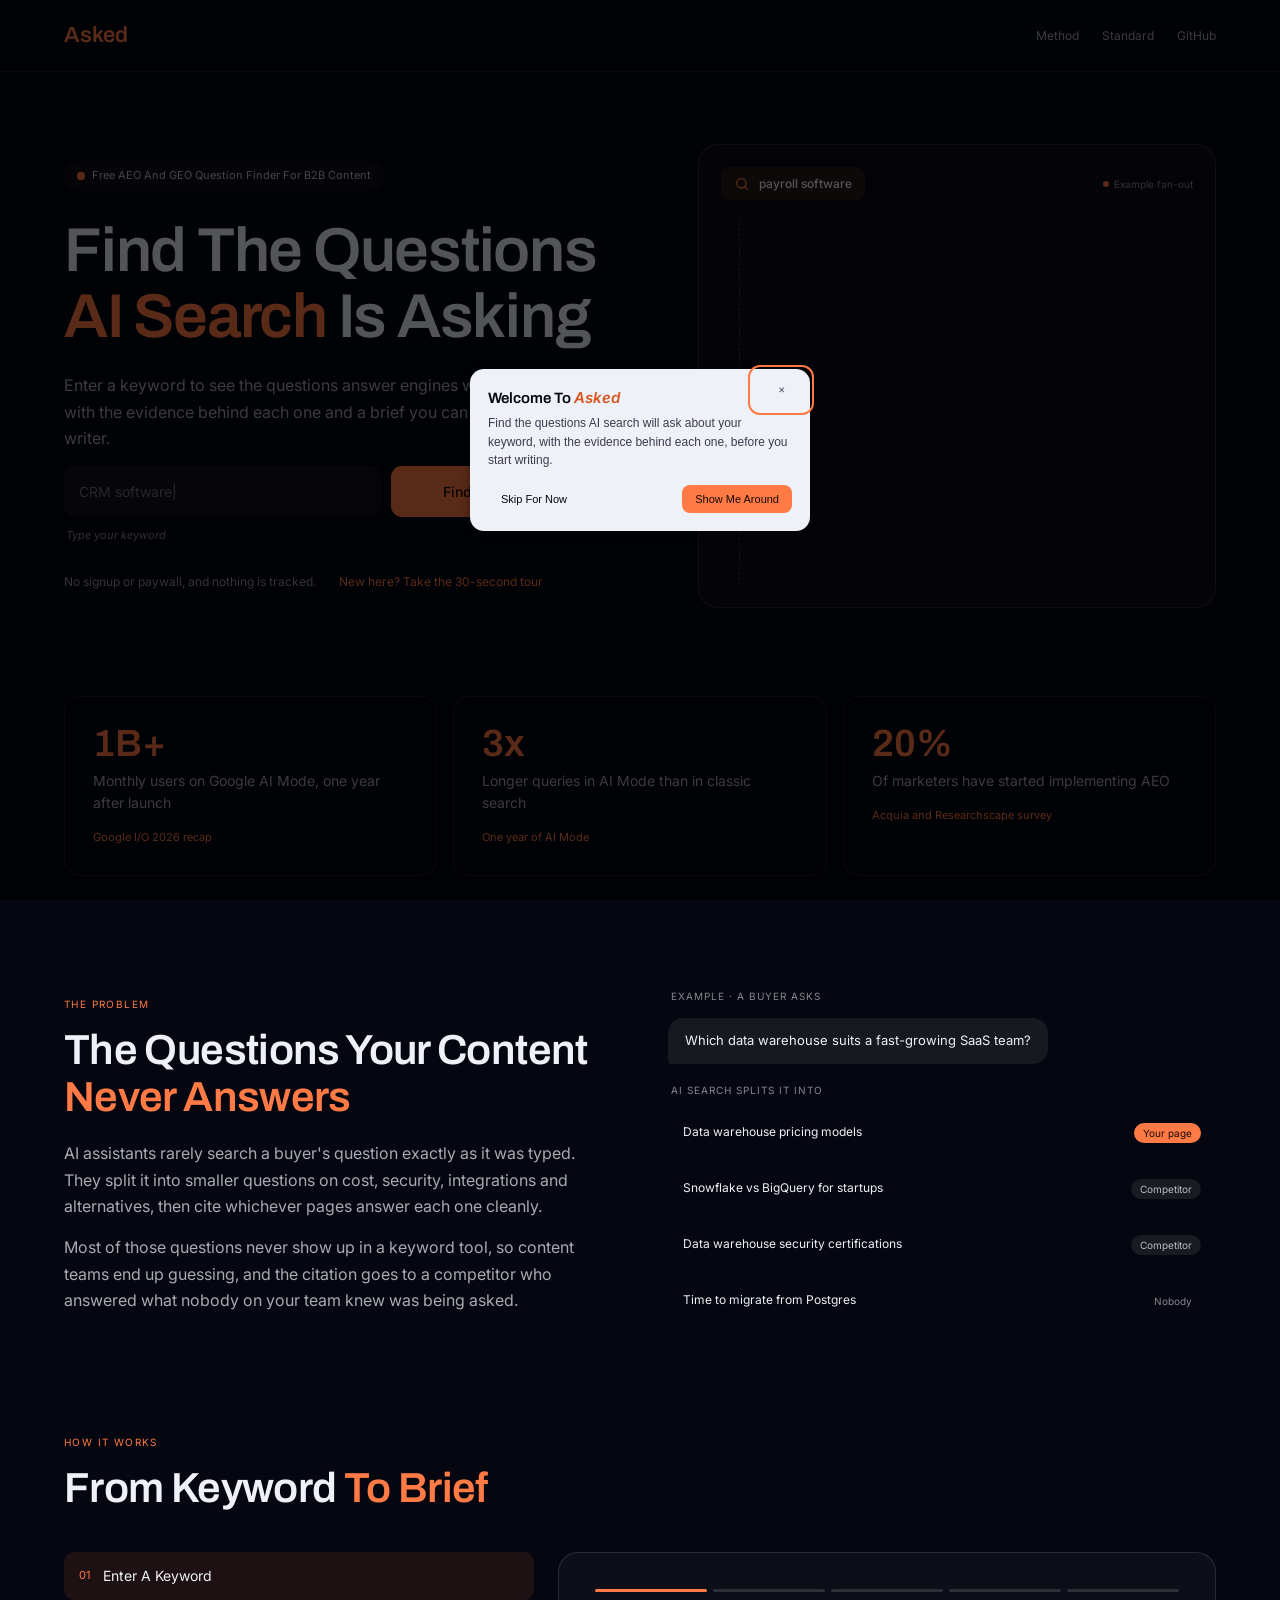
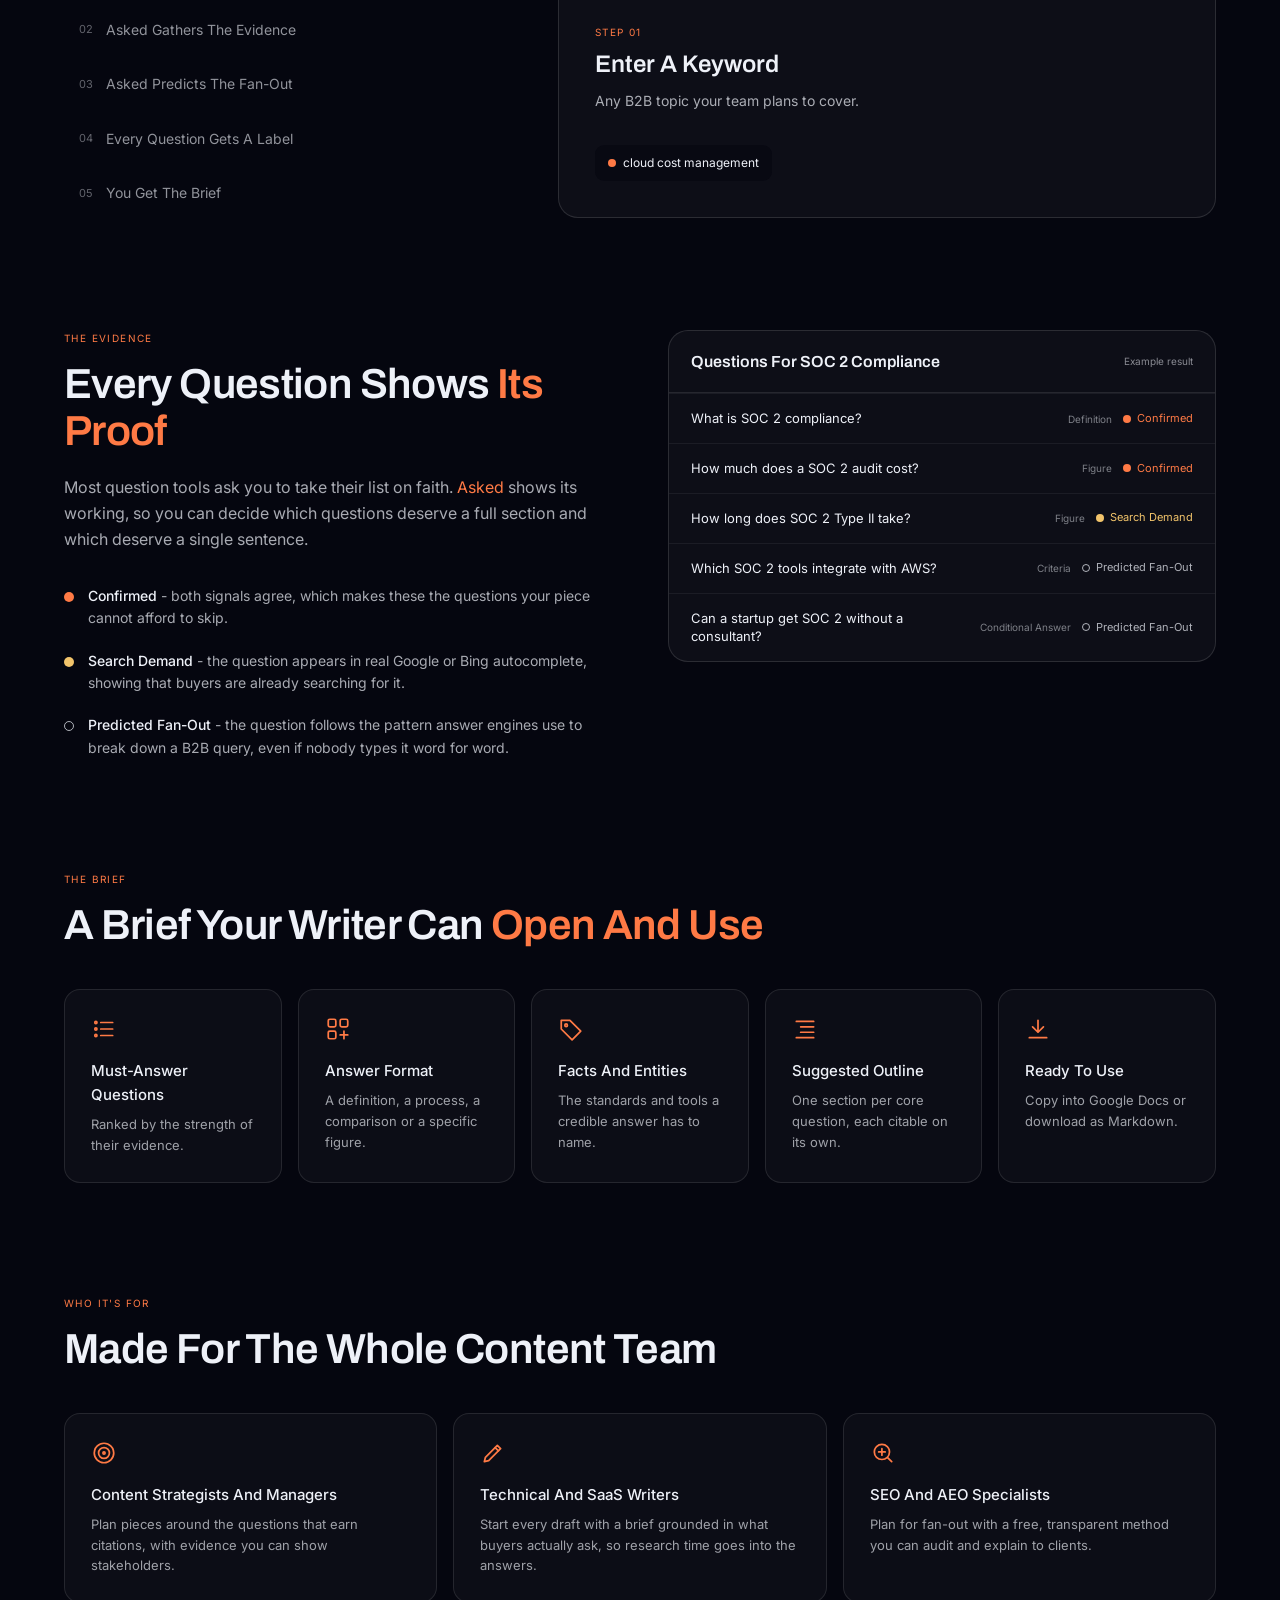
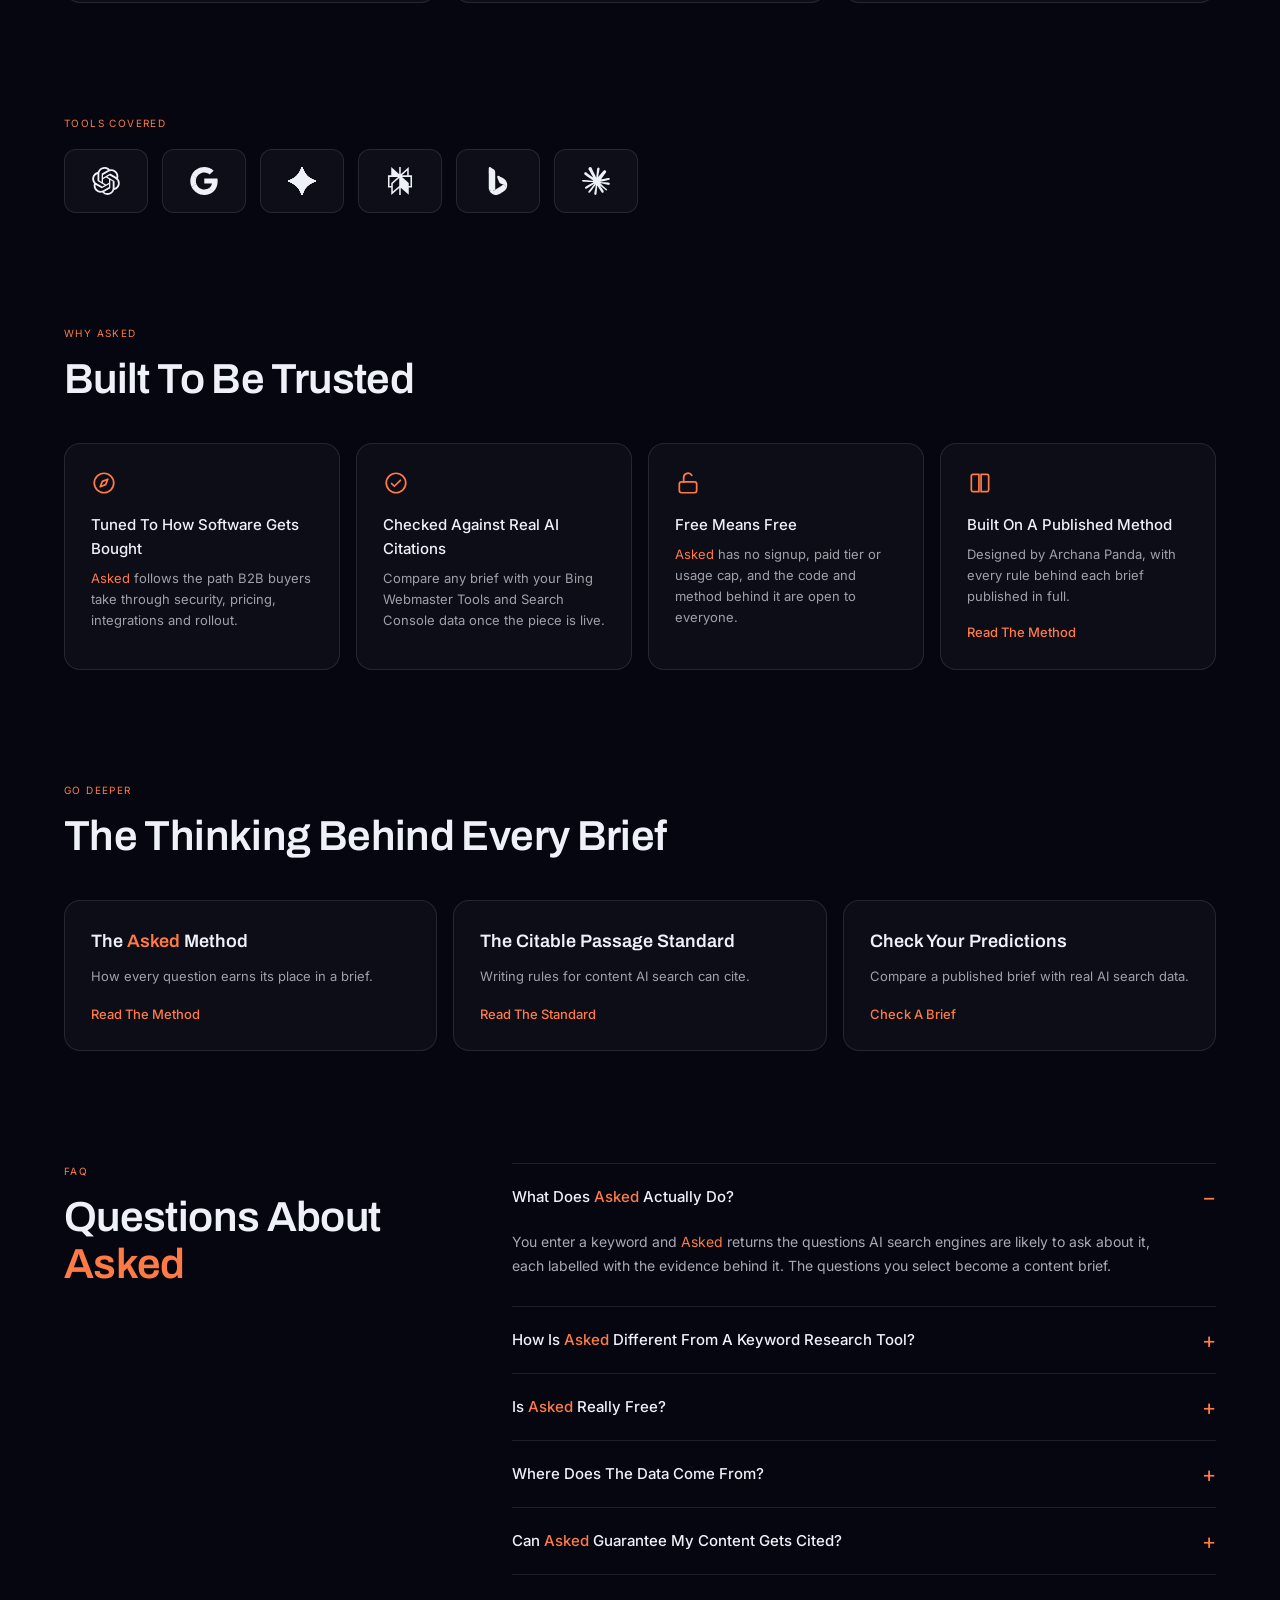
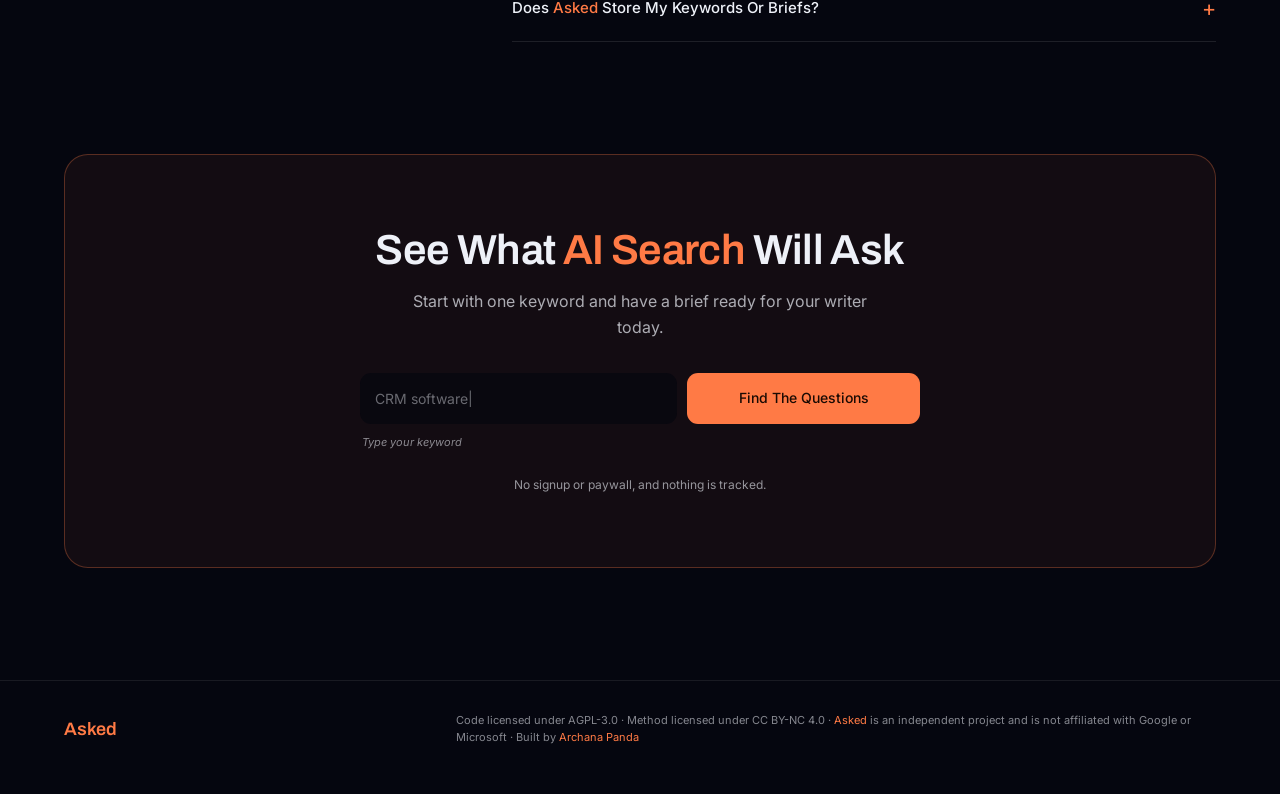
<file: index.html>
<!doctype html>
<html lang="en">
<head>
<meta charset="utf-8">
<meta name="viewport" content="width=device-width, initial-scale=1">
<title>Asked · Free AEO And GEO Question Finder For B2B Content</title>
<meta name="description" content="Enter a keyword to see the questions answer engines will ask about it, along with the evidence behind each one and a brief you can hand straight to a writer. Free, open source, built for B2B content.">
<link rel="canonical" href="https://archanacontent.github.io/asked/">
<meta property="og:type" content="website">
<meta property="og:title" content="Asked · Find The Questions AI Search Is Asking">
<meta property="og:description" content="A free AEO and GEO question finder for B2B content, with the evidence behind every question.">
<meta property="og:url" content="https://archanacontent.github.io/asked/">
<meta property="og:site_name" content="Asked">
<meta name="twitter:card" content="summary_large_image">
<meta property="og:image" content="https://archanacontent.github.io/asked/assets/img/og.png">
<meta property="og:image:width" content="1200">
<meta property="og:image:height" content="630">
<meta property="og:image:alt" content="Asked, a free AEO and GEO question finder that shows the questions AI search is asking, with evidence labels">
<meta name="twitter:image" content="https://archanacontent.github.io/asked/assets/img/og.png">
<meta name="theme-color" content="#05060F">
<link rel="icon" href="data:image/svg+xml,%3Csvg xmlns='http://www.w3.org/2000/svg' viewBox='0 0 32 32'%3E%3Crect width='32' height='32' rx='8' fill='%2305060F'/%3E%3Ctext x='16' y='23' font-family='Georgia,serif' font-style='italic' font-weight='700' font-size='20' text-anchor='middle' fill='%23FF7A45'%3EA%3C/text%3E%3C/svg%3E">
<link rel="preconnect" href="https://fonts.googleapis.com">
<link rel="preconnect" href="https://fonts.gstatic.com" crossorigin>
<link rel="stylesheet" href="https://fonts.googleapis.com/css2?family=Archivo:ital,wght@0,500;0,600;1,600&family=Inter:ital,wght@0,400;0,500;1,400&display=swap">
<link rel="stylesheet" href="assets/vendor/driver/driver.css">
<link rel="stylesheet" href="assets/css/site.css">
<script type="application/ld+json">
{"@context":"https://schema.org","@graph":[
{"@type":"SoftwareApplication","name":"Asked","applicationCategory":"BusinessApplication","operatingSystem":"Web","url":"https://archanacontent.github.io/asked/","description":"A free AEO and GEO question finder for B2B content. Enter a keyword to see the questions AI search will ask about it, labelled with the evidence behind each one, and shaped into a content brief.","offers":{"@type":"Offer","price":"0","priceCurrency":"USD"},"license":"https://www.gnu.org/licenses/agpl-3.0.html","author":{"@type":"Person","name":"Archana Panda","url":"https://archanacontent.github.io"}},
{"@type":"FAQPage","mainEntity":[
{"@type":"Question","name":"What does Asked actually do?","acceptedAnswer":{"@type":"Answer","text":"You enter a keyword and Asked returns the questions AI search engines are likely to ask about it, each labelled with the evidence behind it. The questions you select become a content brief."}},
{"@type":"Question","name":"How is Asked different from a keyword research tool?","acceptedAnswer":{"@type":"Answer","text":"Keyword tools rank phrases by search volume, while Asked plans for the sub-questions AI search runs behind a query, many of which show no volume at all. It also shows the evidence behind every question instead of a bare list."}},
{"@type":"Question","name":"Is Asked really free?","acceptedAnswer":{"@type":"Answer","text":"Yes. There's no signup, paid tier or daily cap, and the code is open source under AGPL-3.0."}},
{"@type":"Question","name":"Where does the data come from?","acceptedAnswer":{"@type":"Answer","text":"Search demand comes from public Google and Bing autocomplete. Fan-out predictions come from the published B2B facet patterns built into the tool, or from Google's Gemini model if you add your own free key."}},
{"@type":"Question","name":"Can Asked guarantee my content gets cited?","acceptedAnswer":{"@type":"Answer","text":"No tool can promise citations. Asked improves the odds by making sure your content answers the questions AI search looks for, and lets you check its predictions against Bing and Search Console data after publishing."}},
{"@type":"Question","name":"Does Asked store my keywords or briefs?","acceptedAnswer":{"@type":"Answer","text":"No. Your keyword is used only to fetch autocomplete suggestions and is never stored, and your briefs stay in your browser unless you choose to share results with the open dataset."}}
]}]}
</script>
</head>
<body data-base="" data-tour="home">

<header class="site-header">
<div class="wrap">
<a class="wordmark" href="./">Asked</a>
<nav class="nav" aria-label="Main" id="tour-method">
<a href="method/">Method</a>
<a href="standard/">Standard</a>
<a href="https://github.com/archanacontent/asked">GitHub</a>
</nav>
</div>
</header>

<main>
<section class="wrap hero">
<div class="copy">
<p class="badge"><span class="dot confirmed" aria-hidden="true"></span>Free AEO And GEO Question Finder For B2B Content</p>
<h1 class="h1">Find The Questions <span class="ital brand">AI Search</span> Is Asking</h1>
<p class="lead">Enter a keyword to see the questions answer engines will ask about it, along with the evidence behind each one and a brief you can hand straight to a writer.</p>
<form data-search novalidate>
<label for="kw" class="sr-only">Keyword</label>
<div class="search" id="tour-keyword">
<input id="kw" name="q" class="field" type="text" autocomplete="off" data-typing>
<button class="btn" type="submit">Find The Questions</button>
</div>
<p class="micro" style="margin:10px 0 0 2px">Type your keyword</p>
<p class="field-error" role="alert" hidden></p>
</form>
<div class="trust"><span>No signup or paywall, and nothing is tracked.</span><a href="#" data-replay-tour="home">New here? Take the 30-second tour</a></div>
</div>

<div class="visual panel" aria-label="Example fan-out for payroll software">
<div style="display:flex;justify-content:space-between;align-items:center;margin-bottom:18px;gap:12px">
<span class="kw-chip"><svg aria-hidden="true" width="16" height="16" viewBox="0 0 24 24" fill="none" stroke="#FF7A45" stroke-width="2" stroke-linecap="round"><circle cx="11" cy="11" r="7"/><path d="M20 20l-3.5-3.5"/></svg>payroll software</span>
<span class="live"><span class="dot confirmed" aria-hidden="true"></span>Example fan-out</span>
</div>
<div class="fan">
<div class="fan-row"><div class="top"><span class="facet">COST</span><span class="lab confirmed"><span class="dot confirmed" aria-hidden="true"></span>Confirmed</span></div><p>How much does payroll software cost per employee?</p></div>
<div class="fan-row" style="animation-delay:.5s"><div class="top"><span class="facet">INTEGRATION</span><span class="lab demand"><span class="dot demand" aria-hidden="true"></span>Search Demand</span></div><p>Which payroll software integrates with QuickBooks?</p></div>
<div class="fan-row" style="animation-delay:1s"><div class="top"><span class="facet">COMPLIANCE</span><span class="lab predicted"><span class="dot predicted" aria-hidden="true"></span>Predicted</span></div><p>Does payroll software handle multi-state tax filing?</p></div>
<div class="fan-row" style="animation-delay:1.5s"><div class="top"><span class="facet">ROLLOUT</span><span class="lab predicted"><span class="dot predicted" aria-hidden="true"></span>Predicted</span></div><p>How long does it take to switch payroll providers?</p></div>
<div class="fan-row" style="animation-delay:2s"><div class="top"><span class="facet">ALTERNATIVES</span><span class="lab confirmed"><span class="dot confirmed" aria-hidden="true"></span>Confirmed</span></div><p>Which payroll software suits a remote team?</p></div>
</div>
</div>
</section>

<section class="wrap" aria-label="Why it matters now">
<div class="grid g240">
<div class="stat"><p class="n">1B+</p><p class="t">Monthly users on Google AI Mode, one year after launch</p><a href="https://www.thurrott.com/?p=336306">Google I/O 2026 recap</a></div>
<div class="stat"><p class="n">3x</p><p class="t">Longer queries in AI Mode than in classic search</p><a href="https://www.talkandroid.com/525707-one-year-of-ai-mode-longer-queries-more-voice-search-1b-users/">One year of AI Mode</a></div>
<div class="stat"><p class="n">20%</p><p class="t">Of marketers have started implementing AEO</p><a href="https://www.acquia.com/newsroom/press-releases/survey-70-say-aeo-will-reshape-digital-strategy-only-20-have-started">Acquia and Researchscape survey</a></div>
</div>
</section>

<section class="wrap section split">
<div>
<p class="eyebrow">The Problem</p>
<h2 class="h2">The Questions Your Content <span class="brand">Never Answers</span></h2>
<p class="lead">AI assistants rarely search a buyer's question exactly as it was typed. They split it into smaller questions on cost, security, integrations and alternatives, then cite whichever pages answer each one cleanly.</p>
<p class="lead" style="margin:0">Most of those questions never show up in a keyword tool, so content teams end up guessing, and the citation goes to a competitor who answered what nobody on your team knew was being asked.</p>
</div>
<div style="display:flex;flex-direction:column;gap:14px">
<p class="mini-label">Example · A buyer asks</p>
<div class="bubble">Which data warehouse suits a fast-growing SaaS team?</div>
<p class="mini-label" style="margin-top:4px">AI search splits it into</p>
<div class="split-row"><span>Data warehouse pricing models</span><span class="who yours">Your page</span></div>
<div class="split-row"><span>Snowflake vs BigQuery for startups</span><span class="who">Competitor</span></div>
<div class="split-row"><span>Data warehouse security certifications</span><span class="who">Competitor</span></div>
<div class="split-row"><span>Time to migrate from Postgres</span><span class="who none">Nobody</span></div>
</div>
</section>

<section class="wrap section" data-stepper>
<script type="application/json">[
{"title":"Enter A Keyword","desc":"Any B2B topic your team plans to cover.","chips":[{"t":"cloud cost management","kind":"confirmed"}]},
{"title":"Asked Gathers The Evidence","desc":"It collects the questions people type into Google and Bing around that topic.","chips":[{"t":"Google autocomplete","kind":"demand"},{"t":"Bing autocomplete","kind":"demand"}]},
{"title":"Asked Predicts The Fan-Out","desc":"It maps the sub-questions an answer engine is likely to run, following the path a B2B buyer takes through an evaluation.","chips":[{"t":"Cost","kind":"predicted"},{"t":"Security","kind":"predicted"},{"t":"Integration","kind":"predicted"},{"t":"Alternatives","kind":"predicted"}]},
{"title":"Every Question Gets A Label","desc":"Real demand, predicted fan-out, or confirmed by both.","chips":[{"t":"Confirmed","kind":"confirmed"},{"t":"Search Demand","kind":"demand"},{"t":"Predicted Fan-Out","kind":"predicted"}]},
{"title":"You Get The Brief","desc":"Ranked questions, answer formats, facts to include and an outline, ready to export.","chips":[{"t":"Copy For Google Docs","kind":"confirmed"},{"t":"Download Markdown","kind":"confirmed"}]}
]</script>
<p class="eyebrow">How It Works</p>
<h2 class="h2 spaced">From Keyword <span class="brand">To Brief</span></h2>
<div class="stepper">
<div class="step-list" role="tablist" aria-label="Steps">
<button class="step-btn" role="tab" type="button"><span class="num">01</span>Enter A Keyword</button>
<button class="step-btn" role="tab" type="button"><span class="num">02</span>Asked Gathers The Evidence</button>
<button class="step-btn" role="tab" type="button"><span class="num">03</span>Asked Predicts The Fan-Out</button>
<button class="step-btn" role="tab" type="button"><span class="num">04</span>Every Question Gets A Label</button>
<button class="step-btn" role="tab" type="button"><span class="num">05</span>You Get The Brief</button>
</div>
<div class="step-panel panel" role="tabpanel" aria-live="polite">
<div data-step-body>
<div class="bars"><span></span><span></span><span></span><span></span><span></span></div>
<p class="eyebrow" style="margin-bottom:10px" data-step-num>STEP 01</p>
<h3 data-step-title>Enter A Keyword</h3>
<p class="desc" data-step-desc>Any B2B topic your team plans to cover.</p>
</div>
<div class="chips" data-step-chips></div>
</div>
</div>
</section>

<section class="wrap section split top" id="tour-evidence">
<div>
<p class="eyebrow">The Evidence</p>
<h2 class="h2">Every Question Shows <span class="brand">Its Proof</span></h2>
<p class="lead" style="margin-bottom:32px">Most question tools ask you to take their list on faith. <span class="brand">Asked</span> shows its working, so you can decide which questions deserve a full section and which deserve a single sentence.</p>
<div class="legend">
<div class="legend-row"><span class="dot confirmed" aria-hidden="true"></span><p><strong>Confirmed</strong> - both signals agree, which makes these the questions your piece cannot afford to skip.</p></div>
<div class="legend-row"><span class="dot demand" aria-hidden="true"></span><p><strong>Search Demand</strong> - the question appears in real Google or Bing autocomplete, showing that buyers are already searching for it.</p></div>
<div class="legend-row"><span class="dot predicted" aria-hidden="true"></span><p><strong>Predicted Fan-Out</strong> - the question follows the pattern answer engines use to break down a B2B query, even if nobody types it word for word.</p></div>
</div>
</div>
<div class="panel" style="overflow:hidden">
<div class="result-head"><p style="font-family:var(--f-head);font-weight:600;font-size:16px">Questions For SOC 2 Compliance</p><p style="font-size:10px;color:var(--soft)">Example result</p></div>
<div class="result-row"><p>What is SOC 2 compliance?</p><div class="meta"><span>Definition</span><span class="lab confirmed"><span class="dot confirmed" aria-hidden="true"></span>Confirmed</span></div></div>
<div class="result-row"><p>How much does a SOC 2 audit cost?</p><div class="meta"><span>Figure</span><span class="lab confirmed"><span class="dot confirmed" aria-hidden="true"></span>Confirmed</span></div></div>
<div class="result-row"><p>How long does SOC 2 Type II take?</p><div class="meta"><span>Figure</span><span class="lab demand"><span class="dot demand" aria-hidden="true"></span>Search Demand</span></div></div>
<div class="result-row"><p>Which SOC 2 tools integrate with AWS?</p><div class="meta"><span>Criteria</span><span class="lab predicted"><span class="dot predicted" aria-hidden="true"></span>Predicted Fan-Out</span></div></div>
<div class="result-row"><p>Can a startup get SOC 2 without a consultant?</p><div class="meta"><span>Conditional Answer</span><span class="lab predicted"><span class="dot predicted" aria-hidden="true"></span>Predicted Fan-Out</span></div></div>
</div>
</section>

<section class="wrap section">
<p class="eyebrow">The Brief</p>
<h2 class="h2 spaced">A Brief Your Writer Can <span class="brand">Open And Use</span></h2>
<div class="grid g200">
<div class="card"><svg class="icon" viewBox="0 0 24 24" aria-hidden="true"><path d="M9 6h11M9 12h11M9 18h11"/><circle cx="4.5" cy="6" r="1"/><circle cx="4.5" cy="12" r="1"/><circle cx="4.5" cy="18" r="1"/></svg><h3>Must-Answer Questions</h3><p>Ranked by the strength of their evidence.</p></div>
<div class="card"><svg class="icon" viewBox="0 0 24 24" aria-hidden="true"><rect x="3" y="3" width="7" height="7" rx="1.5"/><rect x="14" y="3" width="7" height="7" rx="1.5"/><rect x="3" y="14" width="7" height="7" rx="1.5"/><path d="M14 17.5h7M17.5 14v7"/></svg><h3>Answer Format</h3><p>A definition, a process, a comparison or a specific figure.</p></div>
<div class="card"><svg class="icon" viewBox="0 0 24 24" aria-hidden="true"><path d="M3 12V4h8l10 10-8 8z"/><circle cx="7.5" cy="8.5" r="1.2"/></svg><h3>Facts And Entities</h3><p>The standards and tools a credible answer has to name.</p></div>
<div class="card"><svg class="icon" viewBox="0 0 24 24" aria-hidden="true"><path d="M4 5h16M8 10h12M8 15h12M4 20h16"/></svg><h3>Suggested Outline</h3><p>One section per core question, each citable on its own.</p></div>
<div class="card"><svg class="icon" viewBox="0 0 24 24" aria-hidden="true"><path d="M12 4v11M7 10l5 5 5-5M4 20h16"/></svg><h3>Ready To Use</h3><p>Copy into Google Docs or download as Markdown.</p></div>
</div>
</section>

<section class="wrap section">
<p class="eyebrow">Who It's For</p>
<h2 class="h2 spaced">Made For The Whole Content Team</h2>
<div class="grid g260">
<div class="card"><svg class="icon" viewBox="0 0 24 24" aria-hidden="true"><circle cx="12" cy="12" r="9"/><circle cx="12" cy="12" r="5"/><circle cx="12" cy="12" r="1"/></svg><h3>Content Strategists And Managers</h3><p>Plan pieces around the questions that earn citations, with evidence you can show stakeholders.</p></div>
<div class="card"><svg class="icon" viewBox="0 0 24 24" aria-hidden="true"><path d="M4 20l4-1 11-11-3-3L5 16z"/><path d="M14 7l3 3"/></svg><h3>Technical And SaaS Writers</h3><p>Start every draft with a brief grounded in what buyers actually ask, so research time goes into the answers.</p></div>
<div class="card"><svg class="icon" viewBox="0 0 24 24" aria-hidden="true"><circle cx="11" cy="11" r="7"/><path d="M20 20l-3.5-3.5M8 11h6M11 8v6"/></svg><h3>SEO And AEO Specialists</h3><p>Plan for fan-out with a free, transparent method you can audit and explain to clients.</p></div>
</div>
</section>

<section class="wrap section" aria-label="Tools Covered">
<p class="eyebrow">Tools Covered</p>
<ul class="ai-logos"><li title="ChatGPT"><svg viewBox="0 0 256 260" role="img" aria-label="ChatGPT"><path d="M239.184 106.203a64.72 64.72 0 0 0-5.576-53.103C219.452 28.459 191 15.784 163.213 21.74A65.586 65.586 0 0 0 52.096 45.22a64.72 64.72 0 0 0-43.23 31.36c-14.31 24.602-11.061 55.634 8.033 76.74a64.67 64.67 0 0 0 5.525 53.102c14.174 24.65 42.644 37.324 70.446 31.36a64.72 64.72 0 0 0 48.754 21.744c28.481.025 53.714-18.361 62.414-45.481a64.77 64.77 0 0 0 43.229-31.36c14.137-24.558 10.875-55.423-8.083-76.483m-97.56 136.338a48.4 48.4 0 0 1-31.105-11.255l1.535-.87l51.67-29.825a8.6 8.6 0 0 0 4.247-7.367v-72.85l21.845 12.636c.218.111.37.32.409.563v60.367c-.056 26.818-21.783 48.545-48.601 48.601M37.158 197.93a48.35 48.35 0 0 1-5.781-32.589l1.534.921l51.722 29.826a8.34 8.34 0 0 0 8.441 0l63.181-36.425v25.221a.87.87 0 0 1-.358.665l-52.335 30.184c-23.257 13.398-52.97 5.431-66.404-17.803M23.549 85.38a48.5 48.5 0 0 1 25.58-21.333v61.39a8.29 8.29 0 0 0 4.195 7.316l62.874 36.272l-21.845 12.636a.82.82 0 0 1-.767 0L41.353 151.53c-23.211-13.454-31.171-43.144-17.804-66.405zm179.466 41.695l-63.08-36.63L161.73 77.86a.82.82 0 0 1 .768 0l52.233 30.184a48.6 48.6 0 0 1-7.316 87.635v-61.391a8.54 8.54 0 0 0-4.4-7.213m21.742-32.69l-1.535-.922l-51.619-30.081a8.39 8.39 0 0 0-8.492 0L99.98 99.808V74.587a.72.72 0 0 1 .307-.665l52.233-30.133a48.652 48.652 0 0 1 72.236 50.391zM88.061 139.097l-21.845-12.585a.87.87 0 0 1-.41-.614V65.685a48.652 48.652 0 0 1 79.757-37.346l-1.535.87l-51.67 29.825a8.6 8.6 0 0 0-4.246 7.367zm11.868-25.58L128.067 97.3l28.188 16.218v32.434l-28.086 16.218l-28.188-16.218z"/></svg></li><li title="Google AI Mode"><svg viewBox="0 0 256 262" role="img" aria-label="Google AI Mode"><path fill="currentColor" d="M255.878 133.451c0-10.734-.871-18.567-2.756-26.69H130.55v48.448h71.947c-1.45 12.04-9.283 30.172-26.69 42.356l-.244 1.622l38.755 30.023l2.685.268c24.659-22.774 38.875-56.282 38.875-96.027"/><path fill="currentColor" d="M130.55 261.1c35.248 0 64.839-11.605 86.453-31.622l-41.196-31.913c-11.024 7.688-25.82 13.055-45.257 13.055c-34.523 0-63.824-22.773-74.269-54.25l-1.531.13l-40.298 31.187l-.527 1.465C35.393 231.798 79.49 261.1 130.55 261.1"/><path fill="currentColor" d="M56.281 156.37c-2.756-8.123-4.351-16.827-4.351-25.82c0-8.994 1.595-17.697 4.206-25.82l-.073-1.73L15.26 71.312l-1.335.635C5.077 89.644 0 109.517 0 130.55s5.077 40.905 13.925 58.602z"/><path fill="currentColor" d="M130.55 50.479c24.514 0 41.05 10.589 50.479 19.438l36.844-35.974C195.245 12.91 165.798 0 130.55 0C79.49 0 35.393 29.301 13.925 71.947l42.211 32.783c10.59-31.477 39.891-54.251 74.414-54.251"/></svg></li><li title="Gemini"><svg viewBox="0 0 256 256" role="img" aria-label="Gemini"><path fill="currentColor" d="M228.265 114.441c-19.721-8.49-36.974-20.134-51.776-34.927c-14.792-14.789-26.436-32.056-34.93-51.779a154 154 0 0 1-7.884-23.295A5.86 5.86 0 0 0 127.999 0a5.86 5.86 0 0 0-5.674 4.44a154 154 0 0 1-7.882 23.295c-8.494 19.723-20.141 36.99-34.929 51.779c-14.794 14.793-32.058 26.437-51.779 34.927a154 154 0 0 1-23.297 7.889A5.855 5.855 0 0 0 0 127.999a5.86 5.86 0 0 0 4.438 5.678a154 154 0 0 1 23.297 7.886c19.721 8.49 36.978 20.139 51.779 34.93c14.795 14.789 26.435 32.055 34.929 51.774a154 154 0 0 1 7.882 23.297a5.854 5.854 0 0 0 5.674 4.436a5.85 5.85 0 0 0 5.676-4.436a154 154 0 0 1 7.884-23.297q12.742-29.58 34.93-51.774c14.793-14.791 32.055-26.44 51.776-34.93a154 154 0 0 1 23.297-7.886a5.86 5.86 0 0 0 4.438-5.678a5.855 5.855 0 0 0-4.438-5.669a154.4 154.4 0 0 1-23.297-7.889"/><g filter="url(#SVGqoIxVV2h)" mask="url(#SVGWpw6Gcvj)" transform="translate(-.101 -.049)scale(3.9436)"><ellipse cx="14.407" cy="16.95" fill="currentColor" rx="14.407" ry="16.95" transform="rotate(19.552 -44.576 -16.496)"/></g><g filter="url(#SVGOahAkcjC)" mask="url(#SVGWpw6Gcvj)" transform="translate(-.101 -.049)scale(3.9436)"><ellipse cx="27.433" cy="2.587" fill="currentColor" rx="18.652" ry="19.062"/></g><g filter="url(#SVGyT4fLePl)" mask="url(#SVGWpw6Gcvj)" transform="translate(-.101 -.049)scale(3.9436)"><ellipse cx="18.951" cy="57.386" fill="currentColor" rx="19.493" ry="25.253" transform="rotate(-2.799 18.951 57.386)"/></g><g filter="url(#SVGyT4fLePl)" mask="url(#SVGWpw6Gcvj)" transform="translate(-.101 -.049)scale(3.9436)"><ellipse cx="18.951" cy="57.386" fill="currentColor" rx="19.493" ry="25.253" transform="rotate(-2.799 18.951 57.386)"/></g><g filter="url(#SVGonSETbRF)" mask="url(#SVGWpw6Gcvj)" transform="translate(-.101 -.049)scale(3.9436)"><ellipse cx="20.02" cy="56.211" fill="currentColor" rx="19.107" ry="21.035" transform="rotate(-31.318 20.02 56.211)"/></g><g filter="url(#SVGSN7ofz6B)" mask="url(#SVGWpw6Gcvj)" transform="translate(-.101 -.049)scale(3.9436)"><ellipse cx="67.391" cy="25.327" fill="currentColor" rx="18.346" ry="17.667"/></g><g filter="url(#SVGHvbpPvOn)" mask="url(#SVGWpw6Gcvj)" transform="translate(-.101 -.049)scale(3.9436)"><ellipse cx="21.222" cy="22.384" fill="currentColor" rx="21.222" ry="22.384" transform="rotate(37.252 9.752 -8.009)"/></g><g filter="url(#SVG7JmfweRd)" mask="url(#SVGWpw6Gcvj)" transform="translate(-.101 -.049)scale(3.9436)"><ellipse cx="24.469" cy="22.604" fill="currentColor" rx="24.469" ry="22.604" transform="rotate(34.51 19.587 64.852)"/></g><g filter="url(#SVGgGkiybCN)" mask="url(#SVGWpw6Gcvj)" transform="translate(-.101 -.049)scale(3.9436)"><path fill="currentColor" d="M54.984-2.336c2.833 3.852-.808 11.34-8.131 16.727s-15.557 6.631-18.39 2.78c-2.833-3.853.807-11.342 8.13-16.728s15.558-6.631 18.39-2.78"/></g><g filter="url(#SVGxEY6lcrm)" mask="url(#SVGWpw6Gcvj)" transform="translate(-.101 -.049)scale(3.9436)"><ellipse cx="19.902" cy="3.356" fill="currentColor" rx="27.971" ry="17.388" transform="rotate(-42.848 19.902 3.356)"/></g><g filter="url(#SVGMZLCp0yD)" mask="url(#SVGWpw6Gcvj)" transform="translate(-.101 -.049)scale(3.9436)"><ellipse cx="13.583" cy="46.75" fill="currentColor" rx="14.989" ry="8.717" transform="rotate(35.592 13.583 46.75)"/></g><mask id="SVGWpw6Gcvj" width="65" height="65" x="0" y="0" maskUnits="userSpaceOnUse" style="mask-type:alpha"><path d="M32.447 0c.68 0 1.273.465 1.439 1.125a39 39 0 0 0 1.999 5.905q3.23 7.5 8.854 13.125q5.627 5.626 13.125 8.855a39 39 0 0 0 5.906 1.999c.66.166 1.124.758 1.124 1.438s-.464 1.273-1.125 1.439a39 39 0 0 0-5.905 1.999q-7.5 3.23-13.125 8.854q-5.625 5.627-8.854 13.125a39 39 0 0 0-2 5.906a1.485 1.485 0 0 1-1.438 1.124c-.68 0-1.272-.464-1.438-1.125a39 39 0 0 0-2-5.905q-3.227-7.5-8.854-13.125q-5.625-5.625-13.125-8.854a39 39 0 0 0-5.905-2A1.485 1.485 0 0 1 0 32.448c0-.68.465-1.272 1.125-1.438a39 39 0 0 0 5.905-2q7.5-3.228 13.125-8.854q5.626-5.624 8.855-13.125a39 39 0 0 0 1.999-5.905A1.485 1.485 0 0 1 32.447 0"/><path fill="currentColor" d="M32.447 0c.68 0 1.273.465 1.439 1.125a39 39 0 0 0 1.999 5.905q3.23 7.5 8.854 13.125q5.627 5.626 13.125 8.855a39 39 0 0 0 5.906 1.999c.66.166 1.124.758 1.124 1.438s-.464 1.273-1.125 1.439a39 39 0 0 0-5.905 1.999q-7.5 3.23-13.125 8.854q-5.625 5.627-8.854 13.125a39 39 0 0 0-2 5.906a1.485 1.485 0 0 1-1.438 1.124c-.68 0-1.272-.464-1.438-1.125a39 39 0 0 0-2-5.905q-3.227-7.5-8.854-13.125q-5.625-5.625-13.125-8.854a39 39 0 0 0-5.905-2A1.485 1.485 0 0 1 0 32.448c0-.68.465-1.272 1.125-1.438a39 39 0 0 0 5.905-2q7.5-3.228 13.125-8.854q5.626-5.624 8.855-13.125a39 39 0 0 0 1.999-5.905A1.485 1.485 0 0 1 32.447 0"/></mask></svg></li><li title="Perplexity"><svg viewBox="0 0 256 298" role="img" aria-label="Perplexity"><path fill="currentColor" d="m34.831 0l84.689 78.028V.18h16.486v78.197L221.074 0v88.964H256v128.322h-34.819v79.218l-85.175-74.833v75.692H119.52v-74.459l-84.593 74.508v-80.126H0V88.964h34.831zm72.26 105.248H16.487v95.753h18.42v-30.204zm-55.68 72.775v83.052l68.109-59.988v-84.926zm85.069 22.27v-84.212l68.128 61.865v39.34h.088v42.94zm84.701.708h18.333v-95.753h-89.93l71.597 64.87zM204.588 88.964V37.457l-55.904 51.507zm-97.368 0H51.317V37.457z"/></svg></li><li title="Microsoft Bing and Copilot"><svg viewBox="0 0 256 388" role="img" aria-label="Microsoft Bing and Copilot"><path fill="currentColor" d="M129.424 122.047c-7.133.829-12.573 6.622-13.079 13.928c-.218 3.147-.15 3.36 6.986 21.722c16.233 41.774 20.166 51.828 20.827 53.243c1.603 3.427 3.856 6.65 6.672 9.544c2.16 2.22 3.585 3.414 5.994 5.024c4.236 2.829 6.337 3.61 22.818 8.49c16.053 4.754 24.824 7.913 32.381 11.664c9.791 4.86 16.623 10.387 20.944 16.946c3.1 4.706 5.846 13.145 7.04 21.64c.468 3.321.47 10.661.006 13.663c-1.008 6.516-3.021 11.976-6.101 16.545c-1.638 2.43-1.068 2.023 1.313-.939c6.74-8.379 13.605-22.7 17.108-35.687c4.24-15.718 4.817-32.596 1.66-48.57c-6.147-31.108-25.786-57.955-53.444-73.06c-1.738-.95-8.357-4.42-17.331-9.085a1633 1633 0 0 1-4.127-2.154c-.907-.477-2.764-1.447-4.126-2.154c-1.362-.708-5.282-2.75-8.711-4.539l-8.528-4.446a6021 6021 0 0 1-8.344-4.357c-8.893-4.655-12.657-6.537-13.73-6.863c-1.125-.343-3.984-.782-4.701-.723c-.152.012-.838.088-1.527.168"/><path fill="currentColor" d="M148.81 277.994c-.493.292-1.184.714-1.537.938c-.354.225-1.137.712-1.743 1.083a8315 8315 0 0 0-13.204 8.137a2848 2848 0 0 0-8.07 4.997a388 388 0 0 1-3.576 2.198c-.454.271-2.393 1.465-4.31 2.654a2652 2652 0 0 1-7.427 4.586a3958 3958 0 0 0-8.62 5.316a3011 3011 0 0 1-7.518 4.637c-1.564.959-3.008 1.885-3.21 2.058c-.3.257-14.205 8.87-21.182 13.121c-5.3 3.228-11.43 5.387-17.705 6.235c-2.921.395-8.45.396-11.363.003c-7.9-1.067-15.176-4.013-21.409-8.666c-2.444-1.826-7.047-6.425-8.806-8.8c-4.147-5.598-6.829-11.602-8.218-18.396c-.32-1.564-.622-2.884-.672-2.935c-.13-.13.105 2.231.528 5.319c.44 3.211 1.377 7.856 2.387 11.829c7.814 30.743 30.05 55.749 60.15 67.646c8.668 3.424 17.415 5.582 26.932 6.64c3.576.4 13.699.56 17.43.276c17.117-1.296 32.02-6.334 47.308-15.996c1.362-.86 3.92-2.474 5.685-3.585a877 877 0 0 0 4.952-3.14c.958-.615 2.114-1.341 2.567-1.614a91 91 0 0 0 2.018-1.268c.656-.424 3.461-2.2 6.235-3.944l11.092-7.006l3.809-2.406l.137-.086l.42-.265l.199-.126l2.804-1.771l9.69-6.121c12.348-7.759 16.03-10.483 21.766-16.102c2.392-2.342 5.997-6.34 6.176-6.848c.037-.104.678-1.092 1.424-2.197c3.036-4.492 5.06-9.995 6.064-16.484c.465-3.002.462-10.342-.005-13.663c-.903-6.42-2.955-13.702-5.167-18.339c-3.627-7.603-11.353-14.512-22.453-20.076c-3.065-1.537-6.23-2.943-6.583-2.924c-.168.009-10.497 6.322-22.954 14.03c-12.457 7.71-23.268 14.4-24.025 14.87s-2.056 1.263-2.888 1.764z"/><path fill="currentColor" d="m.053 241.013l.054 53.689l.695 3.118c2.172 9.747 5.937 16.775 12.482 23.302c3.078 3.07 5.432 4.922 8.768 6.896c7.06 4.177 14.657 6.238 22.978 6.235c8.716-.005 16.256-2.179 24.025-6.928c1.311-.801 6.449-3.964 11.416-7.029l9.032-5.572v-127.4l-.002-58.273c-.002-37.177-.07-59.256-.188-60.988c-.74-10.885-5.293-20.892-12.948-28.461c-2.349-2.323-4.356-3.875-10.336-7.99a25160 25160 0 0 1-12.104-8.336L28.617 5.835C22.838 1.85 22.386 1.574 20.639.949C18.367.136 15.959-.163 13.67.084C6.998.804 1.657 5.622.269 12.171C.053 13.191.013 26.751.01 100.35l-.003 86.975H0z"/></svg></li><li title="Claude"><svg viewBox="0 0 256 257" role="img" aria-label="Claude"><path fill="currentColor" d="m50.228 170.321l50.357-28.257l.843-2.463l-.843-1.361h-2.462l-8.426-.518l-28.775-.778l-24.952-1.037l-24.175-1.296l-6.092-1.297L0 125.796l.583-3.759l5.12-3.434l7.324.648l16.202 1.101l24.304 1.685l17.629 1.037l26.118 2.722h4.148l.583-1.685l-1.426-1.037l-1.101-1.037l-25.147-17.045l-27.22-18.017l-14.258-10.37l-7.713-5.25l-3.888-4.925l-1.685-10.758l7-7.713l9.397.649l2.398.648l9.527 7.323l20.35 15.75L94.817 91.9l3.889 3.24l1.555-1.102l.195-.777l-1.75-2.917l-14.453-26.118l-15.425-26.572l-6.87-11.018l-1.814-6.61c-.648-2.723-1.102-4.991-1.102-7.778l7.972-10.823L71.42 0l10.63 1.426l4.472 3.888l6.61 15.101l10.694 23.786l16.591 32.34l4.861 9.592l2.592 8.879l.973 2.722h1.685v-1.556l1.36-18.211l2.528-22.36l2.463-28.776l.843-8.1l4.018-9.722l7.971-5.25l6.222 2.981l5.12 7.324l-.713 4.73l-3.046 19.768l-5.962 30.98l-3.889 20.739h2.268l2.593-2.593l10.499-13.934l17.628-22.036l7.778-8.749l9.073-9.657l5.833-4.601h11.018l8.1 12.055l-3.628 12.443l-11.342 14.388l-9.398 12.184l-13.48 18.147l-8.426 14.518l.778 1.166l2.01-.194l30.46-6.481l16.462-2.982l19.637-3.37l8.88 4.148l.971 4.213l-3.5 8.62l-20.998 5.184l-24.628 4.926l-36.682 8.685l-.454.324l.519.648l16.526 1.555l7.065.389h17.304l32.21 2.398l8.426 5.574l5.055 6.805l-.843 5.184l-12.962 6.611l-17.498-4.148l-40.83-9.721l-14-3.5h-1.944v1.167l11.666 11.406l21.387 19.314l26.767 24.887l1.36 6.157l-3.434 4.86l-3.63-.518l-23.526-17.693l-9.073-7.972l-20.545-17.304h-1.36v1.814l4.73 6.935l25.017 37.59l1.296 11.536l-1.814 3.76l-6.481 2.268l-7.13-1.297l-14.647-20.544l-15.1-23.138l-12.185-20.739l-1.49.843l-7.194 77.448l-3.37 3.953l-7.778 2.981l-6.48-4.925l-3.436-7.972l3.435-15.749l4.148-20.544l3.37-16.333l3.046-20.285l1.815-6.74l-.13-.454l-1.49.194l-15.295 20.999l-23.267 31.433l-18.406 19.702l-4.407 1.75l-7.648-3.954l.713-7.064l4.277-6.286l25.47-32.405l15.36-20.092l9.917-11.6l-.065-1.686h-.583L44.07 198.125l-12.055 1.555l-5.185-4.86l.648-7.972l2.463-2.593l20.35-13.999z"/></svg></li></ul>
</section>


<section class="wrap section">
<p class="eyebrow">Why Asked</p>
<h2 class="h2 spaced">Built To Be Trusted</h2>
<div class="grid g260">
<div class="card"><svg class="icon" viewBox="0 0 24 24" aria-hidden="true"><circle cx="12" cy="12" r="9"/><path d="M15.5 8.5l-2 5-5 2 2-5z"/></svg><h3>Tuned To How Software Gets Bought</h3><p><span class="brand">Asked</span> follows the path B2B buyers take through security, pricing, integrations and rollout.</p></div>
<div class="card"><svg class="icon" viewBox="0 0 24 24" aria-hidden="true"><circle cx="12" cy="12" r="9"/><path d="M8 12.5l2.5 2.5L16 9.5"/></svg><h3>Checked Against Real AI Citations</h3><p>Compare any brief with your Bing Webmaster Tools and Search Console data once the piece is live.</p></div>
<div class="card"><svg class="icon" viewBox="0 0 24 24" aria-hidden="true"><rect x="4" y="11" width="16" height="10" rx="2"/><path d="M8 11V7a4 4 0 0 1 7.5-2"/></svg><h3>Free Means Free</h3><p><span class="brand">Asked</span> has no signup, paid tier or usage cap, and the code and method behind it are open to everyone.</p></div>
<div class="card"><svg class="icon" viewBox="0 0 24 24" aria-hidden="true"><path d="M4 5.5A1.5 1.5 0 0 1 5.5 4H11v16H5.5A1.5 1.5 0 0 1 4 18.5zM20 5.5A1.5 1.5 0 0 0 18.5 4H13v16h5.5a1.5 1.5 0 0 0 1.5-1.5z"/></svg><h3>Built On A Published Method</h3><p style="margin-bottom:14px">Designed by Archana Panda, with every rule behind each brief published in full.</p><a href="method/" style="font-size:13px;font-weight:500">Read The Method</a></div>
</div>
</section>

<section class="wrap section">
<p class="eyebrow">Go Deeper</p>
<h2 class="h2 spaced">The Thinking Behind Every Brief</h2>
<div class="grid g260">
<a class="card link-card" href="method/"><span class="t">The <span class="ital brand">Asked</span> Method</span><span class="d">How every question earns its place in a brief.</span><span class="go">Read The Method</span></a>
<a class="card link-card" href="standard/"><span class="t">The Citable Passage Standard</span><span class="d">Writing rules for content AI search can cite.</span><span class="go">Read The Standard</span></a>
<a class="card link-card" href="check/"><span class="t">Check Your Predictions</span><span class="d">Compare a published brief with real AI search data.</span><span class="go">Check A Brief</span></a>
</div>
</section>

<section class="wrap section split top">
<div style="flex:1 1 300px">
<p class="eyebrow">FAQ</p>
<h2 class="h2">Questions About <span class="ital brand">Asked</span></h2>
</div>
<div class="acc" data-accordion style="flex:2 1 520px">
<div class="acc-item"><button class="acc-btn" type="button" aria-expanded="true" aria-controls="faq1"><span>What Does <span class="brand">Asked</span> Actually Do?</span><span class="sign" aria-hidden="true">&minus;</span></button><div class="acc-panel" id="faq1"><p>You enter a keyword and <span class="brand">Asked</span> returns the questions AI search engines are likely to ask about it, each labelled with the evidence behind it. The questions you select become a content brief.</p></div></div>
<div class="acc-item"><button class="acc-btn" type="button" aria-expanded="false" aria-controls="faq2"><span>How Is <span class="brand">Asked</span> Different From A Keyword Research Tool?</span><span class="sign" aria-hidden="true">+</span></button><div class="acc-panel" id="faq2" hidden><p>Keyword tools rank phrases by search volume, while <span class="brand">Asked</span> plans for the sub-questions AI search runs behind a query, many of which show no volume at all. It also shows the evidence behind every question instead of a bare list.</p></div></div>
<div class="acc-item"><button class="acc-btn" type="button" aria-expanded="false" aria-controls="faq3"><span>Is <span class="brand">Asked</span> Really Free?</span><span class="sign" aria-hidden="true">+</span></button><div class="acc-panel" id="faq3" hidden><p>Yes. There's no signup, paid tier or daily cap, and the code is open source under AGPL-3.0.</p></div></div>
<div class="acc-item"><button class="acc-btn" type="button" aria-expanded="false" aria-controls="faq4"><span>Where Does The Data Come From?</span><span class="sign" aria-hidden="true">+</span></button><div class="acc-panel" id="faq4" hidden><p>Search demand comes from public Google and Bing autocomplete. Fan-out predictions come from the published B2B facet patterns built into the tool, or from Google's Gemini model if you add your own free key.</p></div></div>
<div class="acc-item"><button class="acc-btn" type="button" aria-expanded="false" aria-controls="faq5"><span>Can <span class="brand">Asked</span> Guarantee My Content Gets Cited?</span><span class="sign" aria-hidden="true">+</span></button><div class="acc-panel" id="faq5" hidden><p>No tool can promise citations. <span class="brand">Asked</span> improves the odds by making sure your content answers the questions AI search looks for, and lets you check its predictions against Bing and Search Console data after publishing.</p></div></div>
<div class="acc-item"><button class="acc-btn" type="button" aria-expanded="false" aria-controls="faq6"><span>Does <span class="brand">Asked</span> Store My Keywords Or Briefs?</span><span class="sign" aria-hidden="true">+</span></button><div class="acc-panel" id="faq6" hidden><p>No. Your keyword is used only to fetch autocomplete suggestions and is never stored, and your briefs stay in your browser unless you choose to share results with the open dataset.</p></div></div>
</div>
</section>

<section class="wrap section last">
<div class="band">
<h2 class="h2" style="margin-bottom:14px">See What <span class="ital brand">AI Search</span> Will Ask</h2>
<p class="lead">Start with one keyword and have a brief ready for your writer today.</p>
<form data-search novalidate>
<label for="kw2" class="sr-only">Keyword</label>
<div class="search"><input id="kw2" name="q" class="field" type="text" autocomplete="off" data-typing><button class="btn" type="submit">Find The Questions</button></div>
<p class="micro" style="margin:10px 0 0 2px">Type your keyword</p>
<p class="field-error" role="alert" hidden></p>
</form>
<p style="margin:24px 0 0;font-size:12px;color:rgba(238,241,248,.6)">No signup or paywall, and nothing is tracked.</p>
</div>
</section>
</main>

<footer class="site-footer">
<div class="wrap">
<span class="wordmark">Asked</span>
<p>Code licensed under AGPL-3.0 · Method licensed under CC BY-NC 4.0 · <span class="brand">Asked</span> is an independent project and is not affiliated with Google or Microsoft · Built by <a href="https://archanacontent.github.io">Archana Panda</a></p>
</div>
</footer>

<script src="assets/js/common.js"></script>
<script src="assets/vendor/driver/driver.js.iife.js" defer></script>
<script src="assets/js/tour.js" defer></script>
</body>
</html>
</file>
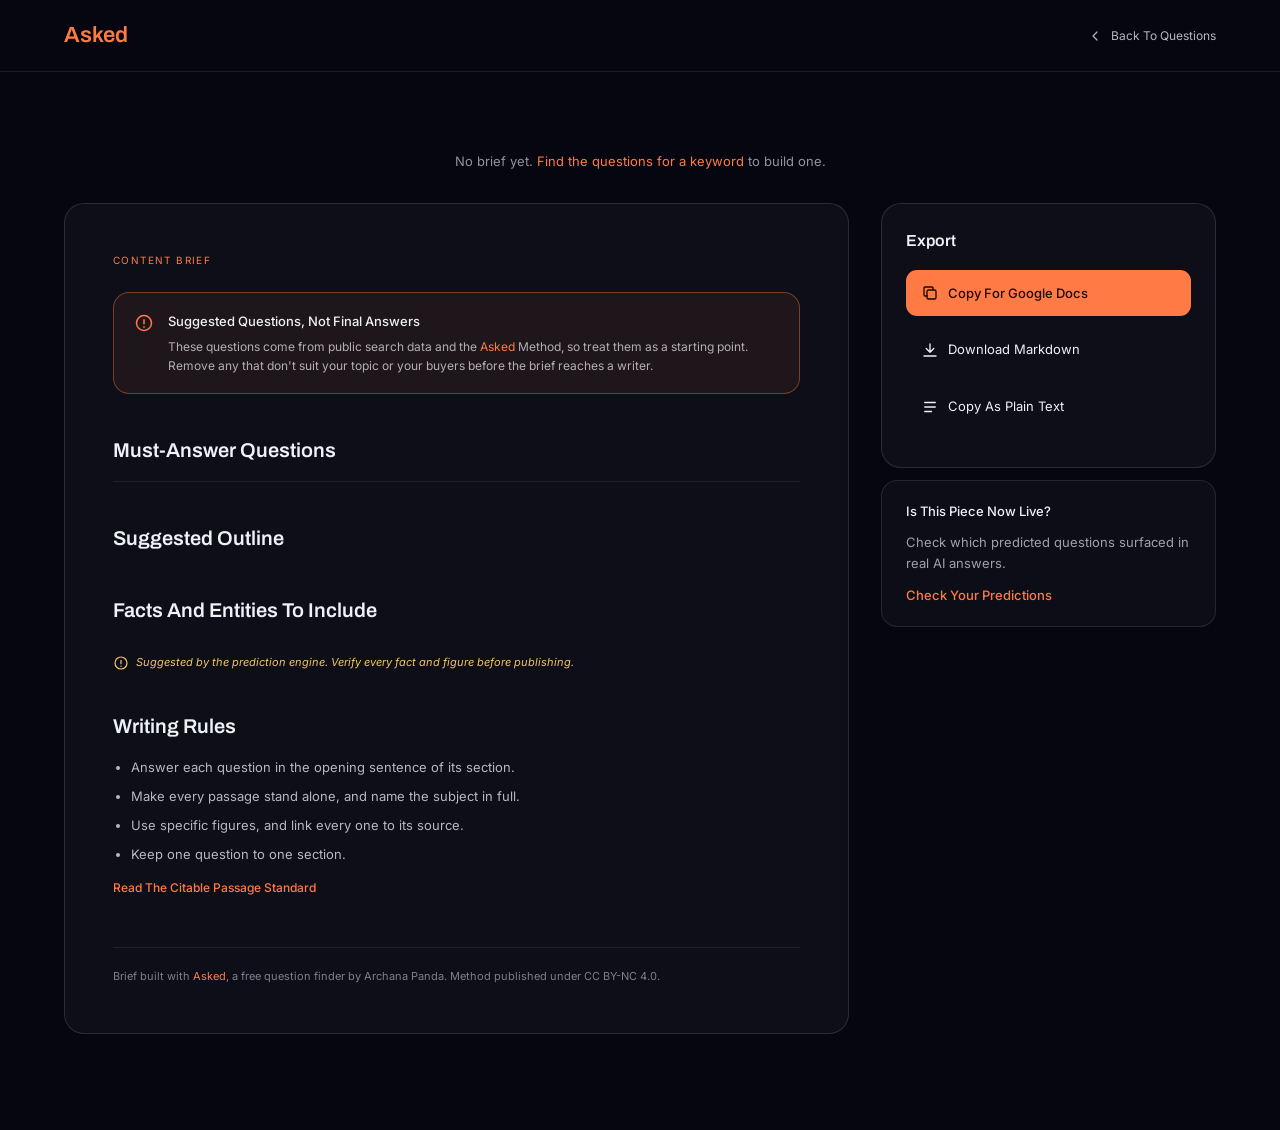
<file: brief/index.html>
<!doctype html>
<html lang="en">
<head>
<meta charset="utf-8">
<meta name="viewport" content="width=device-width, initial-scale=1">
<title>Content Brief · Asked</title>
<meta name="robots" content="noindex">
<meta property="og:type" content="website">
<meta property="og:title" content="Content Brief · Asked">
<meta property="og:site_name" content="Asked">
<meta property="og:image" content="https://archanacontent.github.io/asked/assets/img/og.png">
<meta property="og:image:width" content="1200">
<meta property="og:image:height" content="630">
<meta property="og:image:alt" content="Asked, a free AEO and GEO question finder that shows the questions AI search is asking, with evidence labels">
<meta name="twitter:image" content="https://archanacontent.github.io/asked/assets/img/og.png">
<meta name="twitter:card" content="summary_large_image">
<meta name="theme-color" content="#05060F">
<link rel="icon" href="data:image/svg+xml,%3Csvg xmlns='http://www.w3.org/2000/svg' viewBox='0 0 32 32'%3E%3Crect width='32' height='32' rx='8' fill='%2305060F'/%3E%3Ctext x='16' y='23' font-family='Georgia,serif' font-style='italic' font-weight='700' font-size='20' text-anchor='middle' fill='%23FF7A45'%3EA%3C/text%3E%3C/svg%3E">
<link rel="preconnect" href="https://fonts.googleapis.com">
<link rel="preconnect" href="https://fonts.gstatic.com" crossorigin>
<link rel="stylesheet" href="https://fonts.googleapis.com/css2?family=Archivo:ital,wght@0,500;0,600;1,600&family=Inter:ital,wght@0,400;0,500;1,400&display=swap">
<link rel="stylesheet" href="../assets/css/site.css">
</head>
<body data-base="../">

<header class="site-header">
<div class="wrap">
<a class="wordmark" href="../">Asked</a>
<a href="#" id="back-link" style="display:inline-flex;align-items:center;gap:8px;font-size:12px;color:rgba(238,241,248,.75)"><svg aria-hidden="true" width="16" height="16" viewBox="0 0 24 24" fill="none" stroke="currentColor" stroke-width="1.8" stroke-linecap="round" stroke-linejoin="round"><path d="M15 6l-6 6 6 6"/></svg>Back To Questions</a>
</div>
</header>

<main class="wrap tool-main">
<div id="no-brief" class="empty" hidden>No brief yet. <a href="../">Find the questions for a keyword</a> to build one.</div>
<div id="brief-wrap" style="display:flex;flex-wrap:wrap;gap:32px;align-items:flex-start" hidden>
<article class="brief-doc panel" id="brief-doc">
<p class="eyebrow" style="margin-bottom:12px">Content Brief</p>
<h1 class="h2" style="margin:0 0 10px" id="b-title"></h1>
<p class="meta-line" style="margin-bottom:24px" id="b-meta"></p>
<div class="callout" role="note" style="margin-bottom:40px">
<svg aria-hidden="true" viewBox="0 0 24 24"><circle cx="12" cy="12" r="9"/><path d="M12 8v5M12 16.5v.5"/></svg>
<div>
<p class="t">Suggested Questions, Not Final Answers</p>
<p>These questions come from public search data and the <span class="brand">Asked</span> Method, so treat them as a starting point. Remove any that don't suit your topic or your buyers before the brief reaches a writer.</p>
</div>
</div>
<h2>Must-Answer Questions</h2>
<ol class="brief-list" id="b-must"></ol>
<h2>Suggested Outline</h2>
<div id="b-outline" style="margin-bottom:40px"></div>
<h2>Facts And Entities To Include</h2>
<div class="chips" id="b-entities"></div>
<p class="verify"><svg aria-hidden="true" width="16" height="16" viewBox="0 0 24 24" fill="none" stroke="#F2C46B" stroke-width="1.8" stroke-linecap="round" stroke-linejoin="round" style="flex:0 0 auto;margin-top:1px"><circle cx="12" cy="12" r="9"/><path d="M12 8v5M12 16.5v.5"/></svg>Suggested by the prediction engine. Verify every fact and figure before publishing.</p>
<h2>Writing Rules</h2>
<ul style="margin:0 0 12px;padding:0 0 0 18px;display:flex;flex-direction:column;gap:8px;font-size:13px;line-height:1.6;color:rgba(238,241,248,.75)">
<li>Answer each question in the opening sentence of its section.</li>
<li>Make every passage stand alone, and name the subject in full.</li>
<li>Use specific figures, and link every one to its source.</li>
<li>Keep one question to one section.</li>
</ul>
<a href="../standard/" style="font-size:12px;font-weight:500">Read The Citable Passage Standard</a>
<p style="margin:48px 0 0;padding-top:20px;border-top:1px solid rgba(255,255,255,.08);font-size:11px;line-height:1.6;color:rgba(238,241,248,.5)">Brief built with <span class="brand">Asked</span>, a free question finder by Archana Panda. Method published under CC BY-NC 4.0.</p>
</article>

<aside class="export">
<div class="panel" style="padding:24px">
<p style="margin:0 0 16px;font-family:var(--f-head);font-weight:600;font-size:16px">Export</p>
<div style="display:flex;flex-direction:column;gap:10px">
<button type="button" class="export-btn primary" data-export="docs"><svg viewBox="0 0 24 24" aria-hidden="true"><rect x="8" y="8" width="12" height="12" rx="2"/><path d="M16 8V5.5A1.5 1.5 0 0 0 14.5 4h-9A1.5 1.5 0 0 0 4 5.5v9A1.5 1.5 0 0 0 5.5 16H8"/></svg>Copy For Google Docs</button>
<button type="button" class="export-btn" data-export="md"><svg viewBox="0 0 24 24" aria-hidden="true"><path d="M12 4v11M7 10l5 5 5-5M4 20h16"/></svg>Download Markdown</button>
<button type="button" class="export-btn" data-export="text"><svg viewBox="0 0 24 24" aria-hidden="true"><path d="M5 6h14M5 12h14M5 18h9"/></svg>Copy As Plain Text</button>
</div>
<p class="toast" role="status" id="toast" hidden></p>
</div>
<a href="../check/" class="card link-card" style="padding:20px 24px">
<span style="font-size:13px;font-weight:500">Is This Piece Now Live?</span>
<span class="d">Check which predicted questions surfaced in real AI answers.</span>
<span class="go" style="margin-top:2px">Check Your Predictions</span>
</a>
</aside>
</div>
</main>
<script src="../assets/js/common.js"></script>
<script src="../assets/js/brief.js"></script>
</body>
</html>
</file>
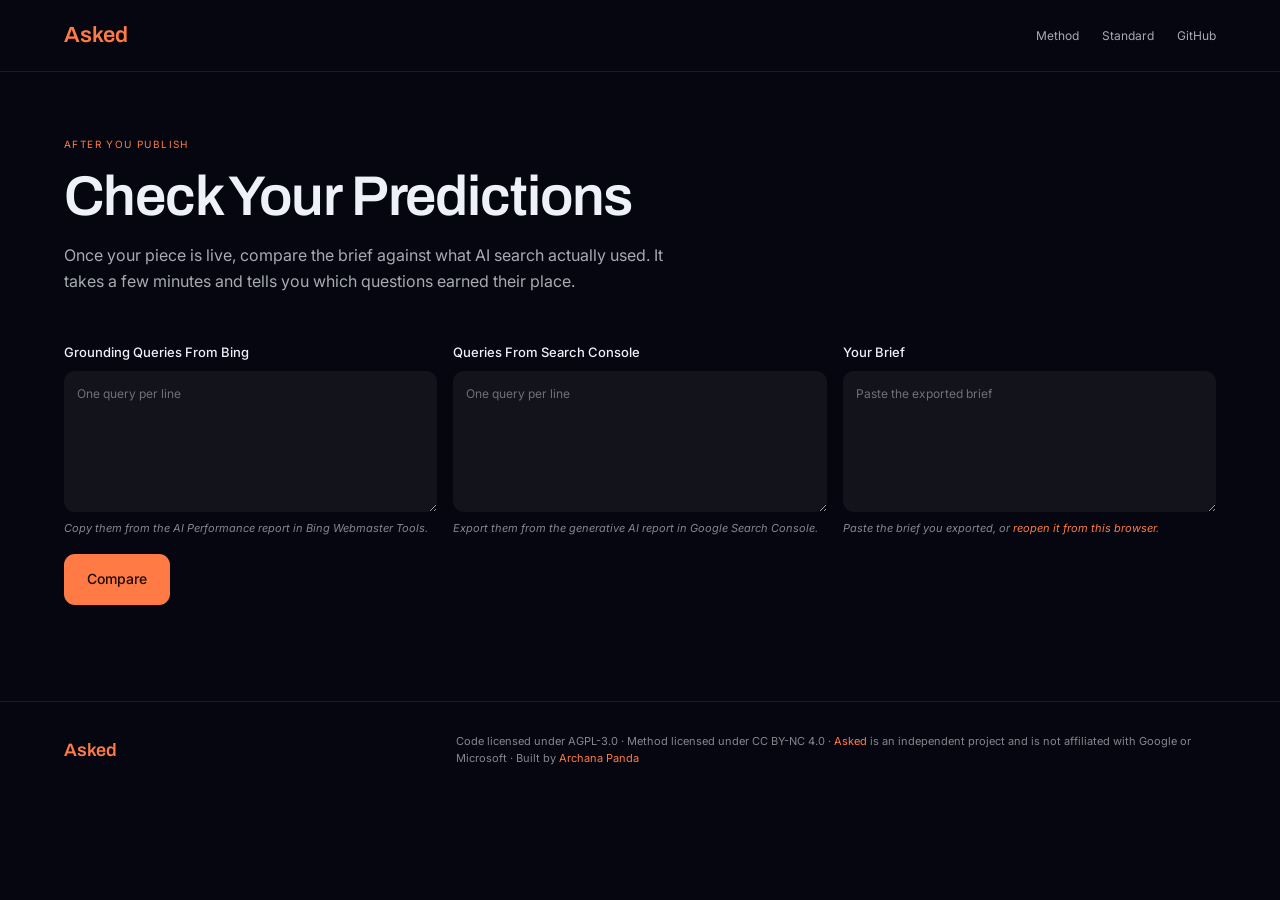
<file: check/index.html>
<!doctype html>
<html lang="en">
<head>
<meta charset="utf-8">
<meta name="viewport" content="width=device-width, initial-scale=1">
<title>Check Your Predictions · Asked</title>
<meta name="description" content="Compare an Asked content brief with your Bing Webmaster Tools and Google Search Console AI data to see which predicted questions surfaced in real AI answers.">
<link rel="canonical" href="https://archanacontent.github.io/asked/check/">
<meta property="og:type" content="website">
<meta property="og:title" content="Check Your Predictions · Asked">
<meta property="og:description" content="Compare an Asked content brief with your Bing Webmaster Tools and Google Search Console AI data to see which predicted questions surfaced in real AI answers.">
<meta property="og:url" content="https://archanacontent.github.io/asked/check/">
<meta property="og:site_name" content="Asked">
<meta property="og:image" content="https://archanacontent.github.io/asked/assets/img/og.png">
<meta property="og:image:width" content="1200">
<meta property="og:image:height" content="630">
<meta property="og:image:alt" content="Asked, a free AEO and GEO question finder that shows the questions AI search is asking, with evidence labels">
<meta name="twitter:image" content="https://archanacontent.github.io/asked/assets/img/og.png">
<meta name="twitter:card" content="summary_large_image">
<meta name="theme-color" content="#05060F">
<link rel="icon" href="data:image/svg+xml,%3Csvg xmlns='http://www.w3.org/2000/svg' viewBox='0 0 32 32'%3E%3Crect width='32' height='32' rx='8' fill='%2305060F'/%3E%3Ctext x='16' y='23' font-family='Georgia,serif' font-style='italic' font-weight='700' font-size='20' text-anchor='middle' fill='%23FF7A45'%3EA%3C/text%3E%3C/svg%3E">
<link rel="preconnect" href="https://fonts.googleapis.com">
<link rel="preconnect" href="https://fonts.gstatic.com" crossorigin>
<link rel="stylesheet" href="https://fonts.googleapis.com/css2?family=Archivo:ital,wght@0,500;0,600;1,600&family=Inter:ital,wght@0,400;0,500;1,400&display=swap">
<link rel="stylesheet" href="../assets/css/site.css">
</head>
<body data-base="../">

<header class="site-header">
<div class="wrap">
<a class="wordmark" href="../">Asked</a>
<nav class="nav" aria-label="Main">
<a href="../method/">Method</a>
<a href="../standard/">Standard</a>
<a href="https://github.com/archanacontent/asked">GitHub</a>
</nav>
</div>
</header>

<main class="wrap" style="padding-top:64px;padding-bottom:96px">
<p class="eyebrow">After You Publish</p>
<h1 class="h1-page">Check Your Predictions</h1>
<p class="lead" style="margin-bottom:48px">Once your piece is live, compare the brief against what AI search actually used. It takes a few minutes and tells you which questions earned their place.</p>

<form id="check-form" class="grid g300" novalidate>
<div style="display:flex;flex-direction:column;gap:8px">
<label for="cb" class="field-lbl">Grounding Queries From Bing</label>
<textarea id="cb" class="field" rows="6" placeholder="One query per line"></textarea>
<p class="micro" style="margin:0">Copy them from the AI Performance report in Bing Webmaster Tools.</p>
</div>
<div style="display:flex;flex-direction:column;gap:8px">
<label for="cg" class="field-lbl">Queries From Search Console</label>
<textarea id="cg" class="field" rows="6" placeholder="One query per line"></textarea>
<p class="micro" style="margin:0">Export them from the generative AI report in Google Search Console.</p>
</div>
<div style="display:flex;flex-direction:column;gap:8px">
<label for="cr" class="field-lbl">Your Brief</label>
<textarea id="cr" class="field" rows="6" placeholder="Paste the exported brief"></textarea>
<p class="micro" style="margin:0">Paste the brief you exported, or <a href="#" id="reopen">reopen it from this browser</a>.</p>
</div>
<div style="grid-column:1/-1">
<button type="submit" class="btn">Compare</button>
<p class="field-error" role="alert" id="check-error" hidden></p>
</div>
</form>

<section id="check-results" aria-label="Results" style="margin-top:64px" hidden>
<div style="display:flex;flex-wrap:wrap;justify-content:space-between;align-items:baseline;gap:12px;margin-bottom:24px">
<h2 style="margin:0;font-family:var(--f-head);font-weight:600;font-size:26px" id="cr-title">Your Results</h2>
</div>
<p class="empty" id="no-matches" hidden>None of the predicted questions match these queries yet. New pages often take a few weeks to appear in AI reports, so check back later.</p>
<div class="grid g300">
<div class="res-col surfaced"><h3>Surfaced</h3><p class="d">Predicted questions that matched real AI search queries.</p><div id="r-surfaced"></div></div>
<div class="res-col"><h3>Not Yet Seen</h3><p class="d">Predicted questions with no match so far, which may still surface as data builds.</p><div id="r-unseen"></div></div>
<div class="res-col unexpected"><h3>Unexpected</h3><p class="d">Real queries the brief never predicted, worth adding to your next update.</p><div id="r-unexpected"></div></div>
</div>

<div class="panel" style="margin-top:32px;padding:28px;display:flex;flex-wrap:wrap;justify-content:space-between;align-items:center;gap:20px" id="share-box">
<div style="flex:1 1 460px;min-width:0" data-share-ask>
<p style="margin:0 0 8px;font-family:var(--f-head);font-weight:600;font-size:18px">Help Sharpen The Predictions</p>
<p style="margin:0;font-size:13px;line-height:1.6;color:rgba(238,241,248,.68)">Share which predictions held up. Asked sends only the keyword and each question with its match result. Nothing that identifies you or your site leaves your browser.</p>
</div>
<div style="flex:0 0 auto;display:flex;gap:16px;align-items:center" data-share-ask>
<button type="button" class="text-btn" id="no-thanks">No thanks</button>
<button type="button" class="btn sm" id="share">Share The Results</button>
</div>
<p role="status" id="share-status" hidden style="margin:0;font-size:13px"></p>
</div>
</section>
</main>

<footer class="site-footer">
<div class="wrap">
<span class="wordmark">Asked</span>
<p>Code licensed under AGPL-3.0 · Method licensed under CC BY-NC 4.0 · <span class="brand">Asked</span> is an independent project and is not affiliated with Google or Microsoft · Built by <a href="https://archanacontent.github.io">Archana Panda</a></p>
</div>
</footer>
<script src="../assets/js/common.js"></script>
<script src="../assets/js/engine.js"></script>
<script src="../assets/js/check.js"></script>
</body>
</html>
</file>
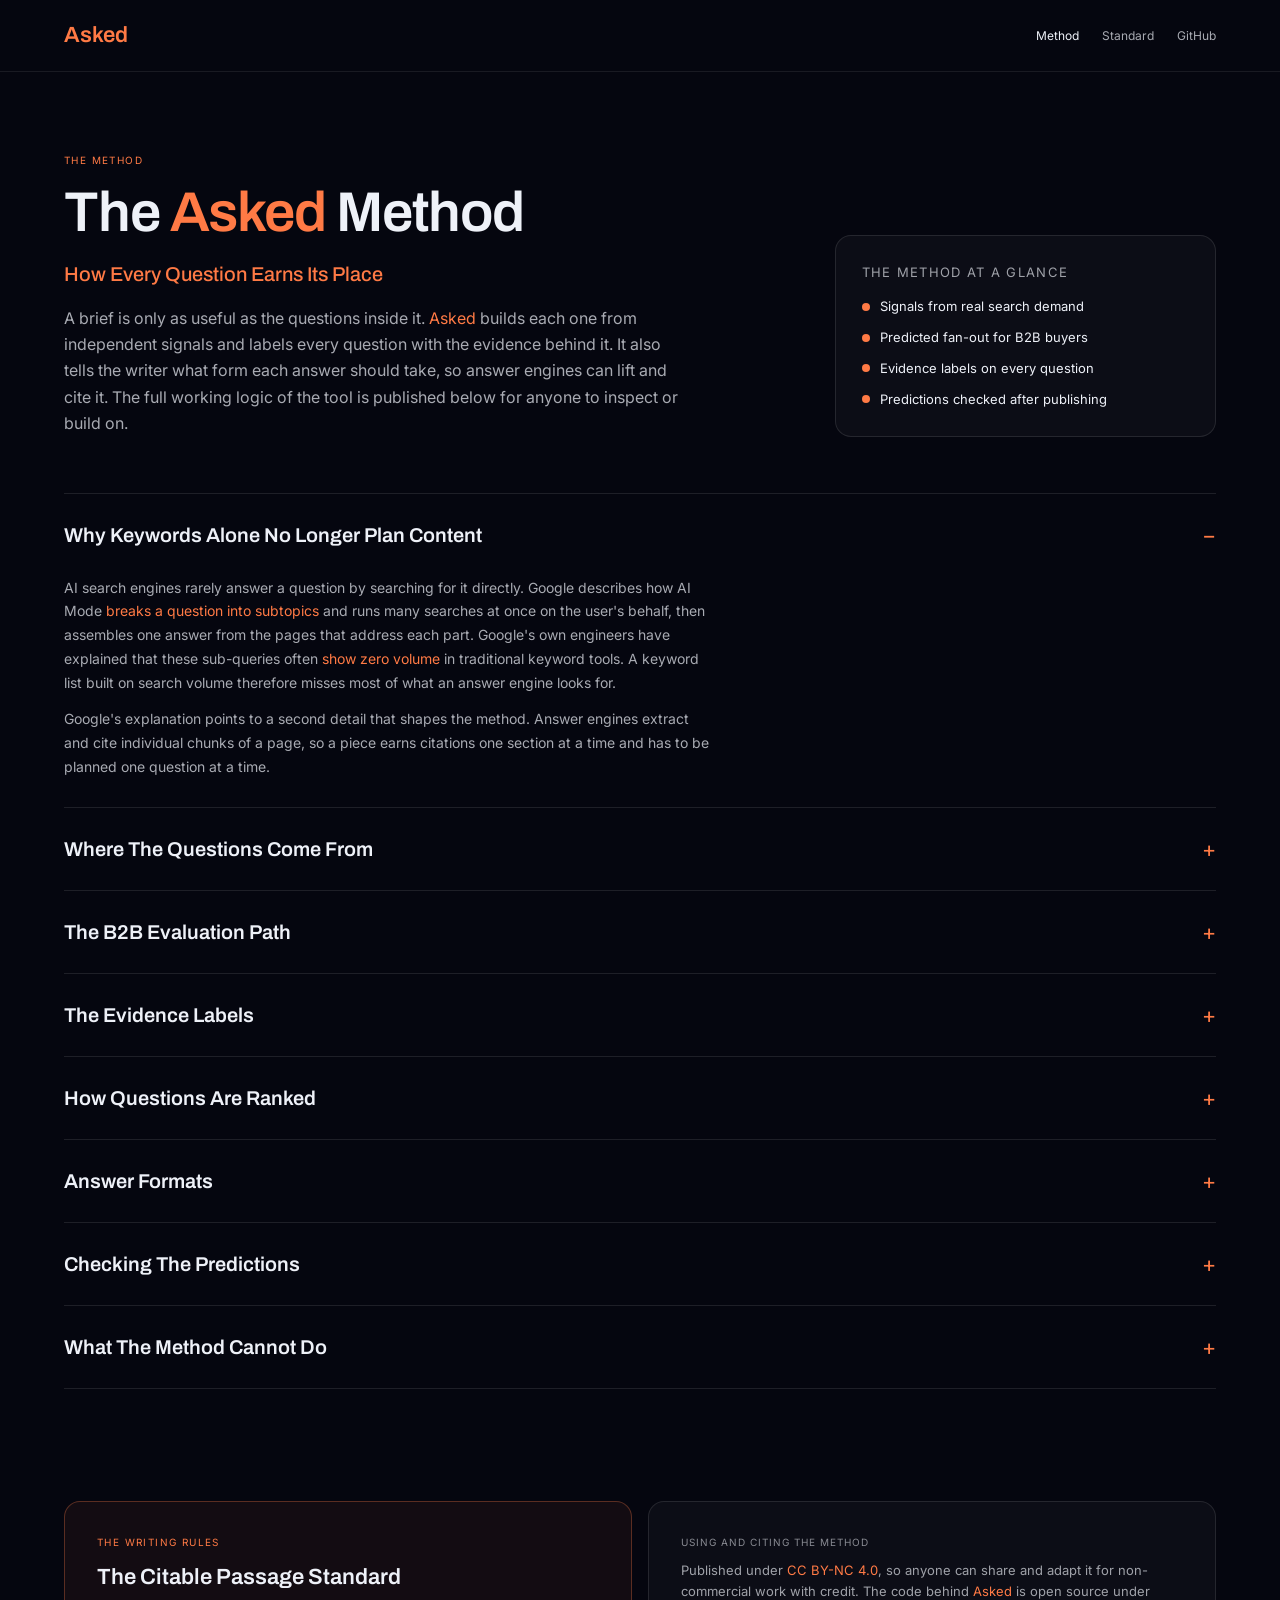
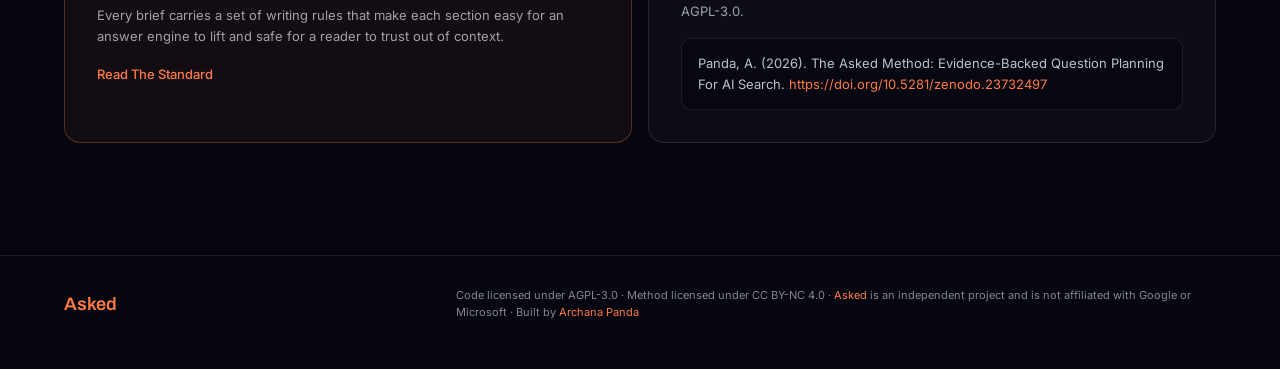
<file: method/index.html>
<!doctype html>
<html lang="en">
<head>
<meta charset="utf-8">
<meta name="viewport" content="width=device-width, initial-scale=1">
<title>The Asked Method · How Every Question Earns Its Place</title>
<meta name="description" content="The published method behind Asked: where questions come from, the B2B evaluation path, evidence labels, ranking, answer formats and how predictions are checked.">
<link rel="canonical" href="https://archanacontent.github.io/asked/method/">
<meta property="og:type" content="website">
<meta property="og:title" content="The Asked Method · How Every Question Earns Its Place">
<meta property="og:description" content="The published method behind Asked: where questions come from, the B2B evaluation path, evidence labels, ranking, answer formats and how predictions are checked.">
<meta property="og:url" content="https://archanacontent.github.io/asked/method/">
<meta property="og:site_name" content="Asked">
<meta property="og:image" content="https://archanacontent.github.io/asked/assets/img/og.png">
<meta property="og:image:width" content="1200">
<meta property="og:image:height" content="630">
<meta property="og:image:alt" content="Asked, a free AEO and GEO question finder that shows the questions AI search is asking, with evidence labels">
<meta name="twitter:image" content="https://archanacontent.github.io/asked/assets/img/og.png">
<meta name="twitter:card" content="summary_large_image">
<meta name="theme-color" content="#05060F">
<link rel="icon" href="data:image/svg+xml,%3Csvg xmlns='http://www.w3.org/2000/svg' viewBox='0 0 32 32'%3E%3Crect width='32' height='32' rx='8' fill='%2305060F'/%3E%3Ctext x='16' y='23' font-family='Georgia,serif' font-style='italic' font-weight='700' font-size='20' text-anchor='middle' fill='%23FF7A45'%3EA%3C/text%3E%3C/svg%3E">
<link rel="preconnect" href="https://fonts.googleapis.com">
<link rel="preconnect" href="https://fonts.gstatic.com" crossorigin>
<link rel="stylesheet" href="https://fonts.googleapis.com/css2?family=Archivo:ital,wght@0,500;0,600;1,600&family=Inter:ital,wght@0,400;0,500;1,400&display=swap">
<link rel="stylesheet" href="../assets/css/site.css">
<script type="application/ld+json">
{"@context":"https://schema.org","@type":"TechArticle","headline":"The Asked Method: Evidence-Backed Question Planning For AI Search","author":{"@type":"Person","name":"Archana Panda","url":"https://archanacontent.github.io"},"datePublished":"2026-10-28","license":"https://creativecommons.org/licenses/by-nc/4.0/","url":"https://archanacontent.github.io/asked/method/","identifier":"https://doi.org/10.5281/zenodo.23732497"}
</script>
</head>
<body data-base="../">

<header class="site-header">
<div class="wrap">
<a class="wordmark" href="../">Asked</a>
<nav class="nav" aria-label="Main">
<a href="./" aria-current="page">Method</a>
<a href="../standard/">Standard</a>
<a href="https://github.com/archanacontent/asked">GitHub</a>
</nav>
</div>
</header>

<main>
<section class="wrap" style="padding-top:80px;padding-bottom:56px;display:flex;flex-wrap:wrap;gap:48px;align-items:flex-end">
<div style="flex:2 1 520px;min-width:0">
<p class="eyebrow">The Method</p>
<h1 class="h1-page">The <span class="brand">Asked</span> Method</h1>
<p class="subtitle">How Every Question Earns Its Place</p>
<p class="lead" style="margin:0">A brief is only as useful as the questions inside it. <span class="brand">Asked</span> builds each one from independent signals and labels every question with the evidence behind it. It also tells the writer what form each answer should take, so answer engines can lift and cite it. The full working logic of the tool is published below for anyone to inspect or build on.</p>
</div>
<div class="card" style="flex:1 1 280px;min-width:0">
<p class="mini-label" style="margin:0 0 14px">The Method At A Glance</p>
<div style="display:flex;flex-direction:column;gap:10px;font-size:13px">
<span style="display:flex;gap:10px;align-items:center"><span class="dot confirmed" aria-hidden="true"></span>Signals from real search demand</span>
<span style="display:flex;gap:10px;align-items:center"><span class="dot confirmed" aria-hidden="true"></span>Predicted fan-out for B2B buyers</span>
<span style="display:flex;gap:10px;align-items:center"><span class="dot confirmed" aria-hidden="true"></span>Evidence labels on every question</span>
<span style="display:flex;gap:10px;align-items:center"><span class="dot confirmed" aria-hidden="true"></span>Predictions checked after publishing</span>
</div>
</div>
</section>

<section class="wrap" style="padding-bottom:112px">
<div class="acc" data-accordion>

<div class="acc-item"><button class="acc-btn big" type="button" aria-expanded="true" aria-controls="m1"><span>Why Keywords Alone No Longer Plan Content</span><span class="sign" aria-hidden="true">&minus;</span></button>
<div class="acc-panel" id="m1">
<p>AI search engines rarely answer a question by searching for it directly. Google describes how AI Mode <a href="https://www.aleydasolis.com/en/ai-search/google-query-fan-out/">breaks a question into subtopics</a> and runs many searches at once on the user's behalf, then assembles one answer from the pages that address each part. Google's own engineers have explained that these sub-queries often <a href="https://beta.searchenginejournal.com/google-explains-query-fan-out-ai-search/569087/">show zero volume</a> in traditional keyword tools. A keyword list built on search volume therefore misses most of what an answer engine looks for.</p>
<p>Google's explanation points to a second detail that shapes the method. Answer engines extract and cite individual chunks of a page, so a piece earns citations one section at a time and has to be planned one question at a time.</p>
</div></div>

<div class="acc-item"><button class="acc-btn big" type="button" aria-expanded="false" aria-controls="m2"><span>Where The Questions Come From</span><span class="sign" aria-hidden="true">+</span></button>
<div class="acc-panel" id="m2" hidden>
<div class="grid g300">
<div class="card"><p style="margin:0 0 10px;display:flex;gap:10px;align-items:center;font-size:15px;font-weight:500;color:var(--bone)"><span class="dot demand" aria-hidden="true"></span>Search Demand</p><p><span class="brand">Asked</span> collects the questions people search for in Google and Bing autocomplete around a keyword, expanded with question words and B2B modifiers such as pricing, integration and compliance. Autocomplete <a href="https://apify.com/tiger19935/keyword-autocomplete-explorer">ranks phrases by popularity</a> and gives no search volume, so it shows what buyers ask without claiming exact numbers.</p></div>
<div class="card"><p style="margin:0 0 10px;display:flex;gap:10px;align-items:center;font-size:15px;font-weight:500;color:var(--bone)"><span class="dot predicted" aria-hidden="true"></span>Predicted Fan-Out</p><p>The built-in engine breaks the keyword down along the B2B evaluation path below, the way an answer engine would. With a free Gemini key, a language model does the same work with more nuance. Fan-out is generative, and <a href="https://geotoolbox.ai/blog/query-fan-out">the exact sub-queries change from run to run</a>. <span class="brand">Asked</span> treats this signal as a prediction of the ground an answer engine is likely to cover, and never presents it as a record of an actual search.</p></div>
</div>
</div></div>

<div class="acc-item"><button class="acc-btn big" type="button" aria-expanded="false" aria-controls="m3"><span>The B2B Evaluation Path</span><span class="sign" aria-hidden="true">+</span></button>
<div class="acc-panel" id="m3" hidden>
<p>Software buyers research in a fairly predictable order, and <span class="brand">Asked</span> follows it when predicting fan-out. Every keyword is tested against the facets below.</p>
<div class="grid g200" style="margin:20px 0">
<div class="card"><p style="margin:0 0 6px;font-size:14px;font-weight:500;color:var(--bone)">Fit And Function</p><p>What the solution is, and whether it suits a team of this size and type.</p></div>
<div class="card"><p style="margin:0 0 6px;font-size:14px;font-weight:500;color:var(--bone)">Cost</p><p>How vendors charge, by seat, usage or volume, and what that means for next year's bill.</p></div>
<div class="card"><p style="margin:0 0 6px;font-size:14px;font-weight:500;color:var(--bone)">Security And Compliance</p><p>The certifications and data residency terms a security review will ask to see, SOC 2 Type II among them.</p></div>
<div class="card"><p style="margin:0 0 6px;font-size:14px;font-weight:500;color:var(--bone)">Integration And Rollout</p><p>Whether it plugs into the current stack, and how many weeks implementation realistically takes.</p></div>
<div class="card"><p style="margin:0 0 6px;font-size:14px;font-weight:500;color:var(--bone)">Alternatives And Trade-Offs</p><p>Named competitors and head-to-head comparisons, along with the honest limitations of each option.</p></div>
<div class="card"><p style="margin:0 0 6px;font-size:14px;font-weight:500;color:var(--bone)">Proof And Outcomes</p><p>Benchmarks and case results, plus the return a buyer can take to budget sign-off.</p></div>
</div>
<p>A narrow technical keyword may open only a few facets, while a category keyword like data warehouse migration usually opens every one of them.</p>
</div></div>

<div class="acc-item"><button class="acc-btn big" type="button" aria-expanded="false" aria-controls="m4"><span>The Evidence Labels</span><span class="sign" aria-hidden="true">+</span></button>
<div class="acc-panel" id="m4" hidden>
<p>Every question in a brief carries a label, so the writer can see why it is there.</p>
<div class="legend" style="margin-top:18px">
<div class="legend-row"><span class="dot confirmed" aria-hidden="true"></span><p><strong>Confirmed</strong> - The question appears in real autocomplete and also falls inside a predicted fan-out facet. Confirmed questions form the backbone of the piece.</p></div>
<div class="legend-row"><span class="dot demand" aria-hidden="true"></span><p><strong>Search Demand</strong> - Buyers already search for the question, but it sits outside the predicted fan-out. It often deserves a short answer or an FAQ entry rather than a full section.</p></div>
<div class="legend-row"><span class="dot predicted" aria-hidden="true"></span><p><strong>Predicted Fan-Out</strong> - The question follows the evaluation path, but nobody searches for it in those exact words yet. Competitors tend to miss these questions, so they carry the most upside and the most uncertainty.</p></div>
</div>
</div></div>

<div class="acc-item"><button class="acc-btn big" type="button" aria-expanded="false" aria-controls="m5"><span>How Questions Are Ranked</span><span class="sign" aria-hidden="true">+</span></button>
<div class="acc-panel" id="m5" hidden>
<div style="display:flex;flex-wrap:wrap;align-items:center;gap:10px;margin-bottom:20px;font-size:12px">
<span style="padding:8px 14px;border-radius:999px;background:var(--ember);color:var(--ember-ink);font-weight:500">Confirmed</span><span aria-hidden="true" style="color:var(--faint)">&rarr;</span>
<span style="padding:8px 14px;border-radius:999px;border:1px solid var(--demand);color:var(--demand)">Search Demand</span><span aria-hidden="true" style="color:var(--faint)">&rarr;</span>
<span style="padding:8px 14px;border-radius:999px;border:1px dashed rgba(238,241,248,.5);color:var(--predicted)">Predicted Fan-Out</span>
</div>
<p>Questions are ordered first by label. Within each label, they follow the evaluation path from fit through to proof, so the ranked list doubles as a natural reading order for the finished piece. Near-duplicates are merged into one question, keeping the clearest phrasing.</p>
</div></div>

<div class="acc-item"><button class="acc-btn big" type="button" aria-expanded="false" aria-controls="m6"><span>Answer Formats</span><span class="sign" aria-hidden="true">+</span></button>
<div class="acc-panel" id="m6" hidden>
<p>Answer engines lift answers that match the shape of the question. <span class="brand">Asked</span> reads the wording of each question and assigns the format its answer should take.</p>
<div class="panel" style="margin-top:20px;overflow:hidden;border-radius:14px">
<div class="result-row" style="border-top:0"><p style="flex:0 0 170px;font-weight:500">Definition</p><p style="color:var(--mute)">What is and what does questions get a direct one or two sentence answer, placed first.</p></div>
<div class="result-row"><p style="flex:0 0 170px;font-weight:500">Process</p><p style="color:var(--mute)">How to and how do questions get numbered steps.</p></div>
<div class="result-row"><p style="flex:0 0 170px;font-weight:500">Comparison</p><p style="color:var(--mute)">Versus, alternative and best for questions get a side-by-side comparison on shared criteria.</p></div>
<div class="result-row"><p style="flex:0 0 170px;font-weight:500">Figure</p><p style="color:var(--mute)">How much, how long and how many questions get a specific number with its source.</p></div>
<div class="result-row"><p style="flex:0 0 170px;font-weight:500">Criteria</p><p style="color:var(--mute)">Which and what should questions get a short list of decision factors.</p></div>
<div class="result-row"><p style="flex:0 0 170px;font-weight:500">Conditional Answer</p><p style="color:var(--mute)">Can, does and is questions get a yes or no, followed by the condition that makes it true.</p></div>
</div>
</div></div>

<div class="acc-item"><button class="acc-btn big" type="button" aria-expanded="false" aria-controls="m7"><span>Checking The Predictions</span><span class="sign" aria-hidden="true">+</span></button>
<div class="acc-panel" id="m7" hidden>
<p>A method that cannot be tested is an opinion. After a piece goes live, users can compare its brief against free first-party data.</p>
<p><strong>Bing Webmaster Tools</strong> - its AI Performance report shows <a href="https://www.practicalecommerce.com/bings-improved-ai-performance-section">citations across Copilot and partners</a>, listed by the grounding queries that triggered them.</p>
<p><strong>Google Search Console</strong> - its generative AI report shows how often pages <a href="https://searchengineland.com/google-search-console-ai-performance-reports-and-search-generative-ai-control-rolling-out-globally-462214">appear in AI Overviews</a> and AI Mode.</p>
<p><span class="brand">Asked</span> matches those queries against the questions it predicted and shows which ones surfaced in real AI answers. Users who choose to share the result add it to an open dataset, and each label's track record is published as the data grows.</p>
</div></div>

<div class="acc-item"><button class="acc-btn big" type="button" aria-expanded="false" aria-controls="m8"><span>What The Method Cannot Do</span><span class="sign" aria-hidden="true">+</span></button>
<div class="acc-panel" id="m8" hidden>
<p>Being clear about limits is part of the method. <span class="brand">Asked</span> does not report search volume, because autocomplete only signals relative popularity. It cannot see the exact prompts people enter into AI assistants, and no public source offers them. Bing's citation report <a href="https://experienceleague.adobe.com/en/docs/brand-visibility-learn/tutorials/measurement/bing-webmaster-tools-ai-performance-report">does not cover ChatGPT</a> or other outside assistants, so validation covers only part of AI search. Fan-out is also generative, so a prediction describes likely ground and can never be a guaranteed list.</p>
</div></div>

</div>
</section>

<section class="wrap grid g300" style="padding-bottom:112px">
<a class="card link-card" href="../standard/" style="border-color:rgba(255,122,69,.3);background:rgba(255,122,69,.06);padding:32px"><span class="eyebrow" style="margin:0">The Writing Rules</span><span class="t" style="font-size:22px">The Citable Passage Standard</span><span class="d">Every brief carries a set of writing rules that make each section easy for an answer engine to lift and safe for a reader to trust out of context.</span><span class="go">Read The Standard</span></a>
<div class="card" style="padding:32px;display:flex;flex-direction:column;gap:10px">
<span class="mini-label" style="margin:0">Using And Citing The Method</span>
<p>Published under <a href="https://creativecommons.org/licenses/by-nc/4.0/">CC BY-NC 4.0</a>, so anyone can share and adapt it for non-commercial work with credit. The code behind <span class="brand">Asked</span> is open source under AGPL-3.0.</p>
<p style="margin-top:6px;padding:14px 16px;border-radius:10px;background:rgba(5,6,15,.7);border:1px solid rgba(255,255,255,.08);color:rgba(238,241,248,.8)">Panda, A. (2026). <span class="ital">The Asked Method: Evidence-Backed Question Planning For AI Search.</span> <a href="https://doi.org/10.5281/zenodo.23732497">https://doi.org/10.5281/zenodo.23732497</a></p>
</div>
</section>
</main>

<footer class="site-footer">
<div class="wrap">
<span class="wordmark">Asked</span>
<p>Code licensed under AGPL-3.0 · Method licensed under CC BY-NC 4.0 · <span class="brand">Asked</span> is an independent project and is not affiliated with Google or Microsoft · Built by <a href="https://archanacontent.github.io">Archana Panda</a></p>
</div>
</footer>
<script src="../assets/js/common.js"></script>
</body>
</html>
</file>
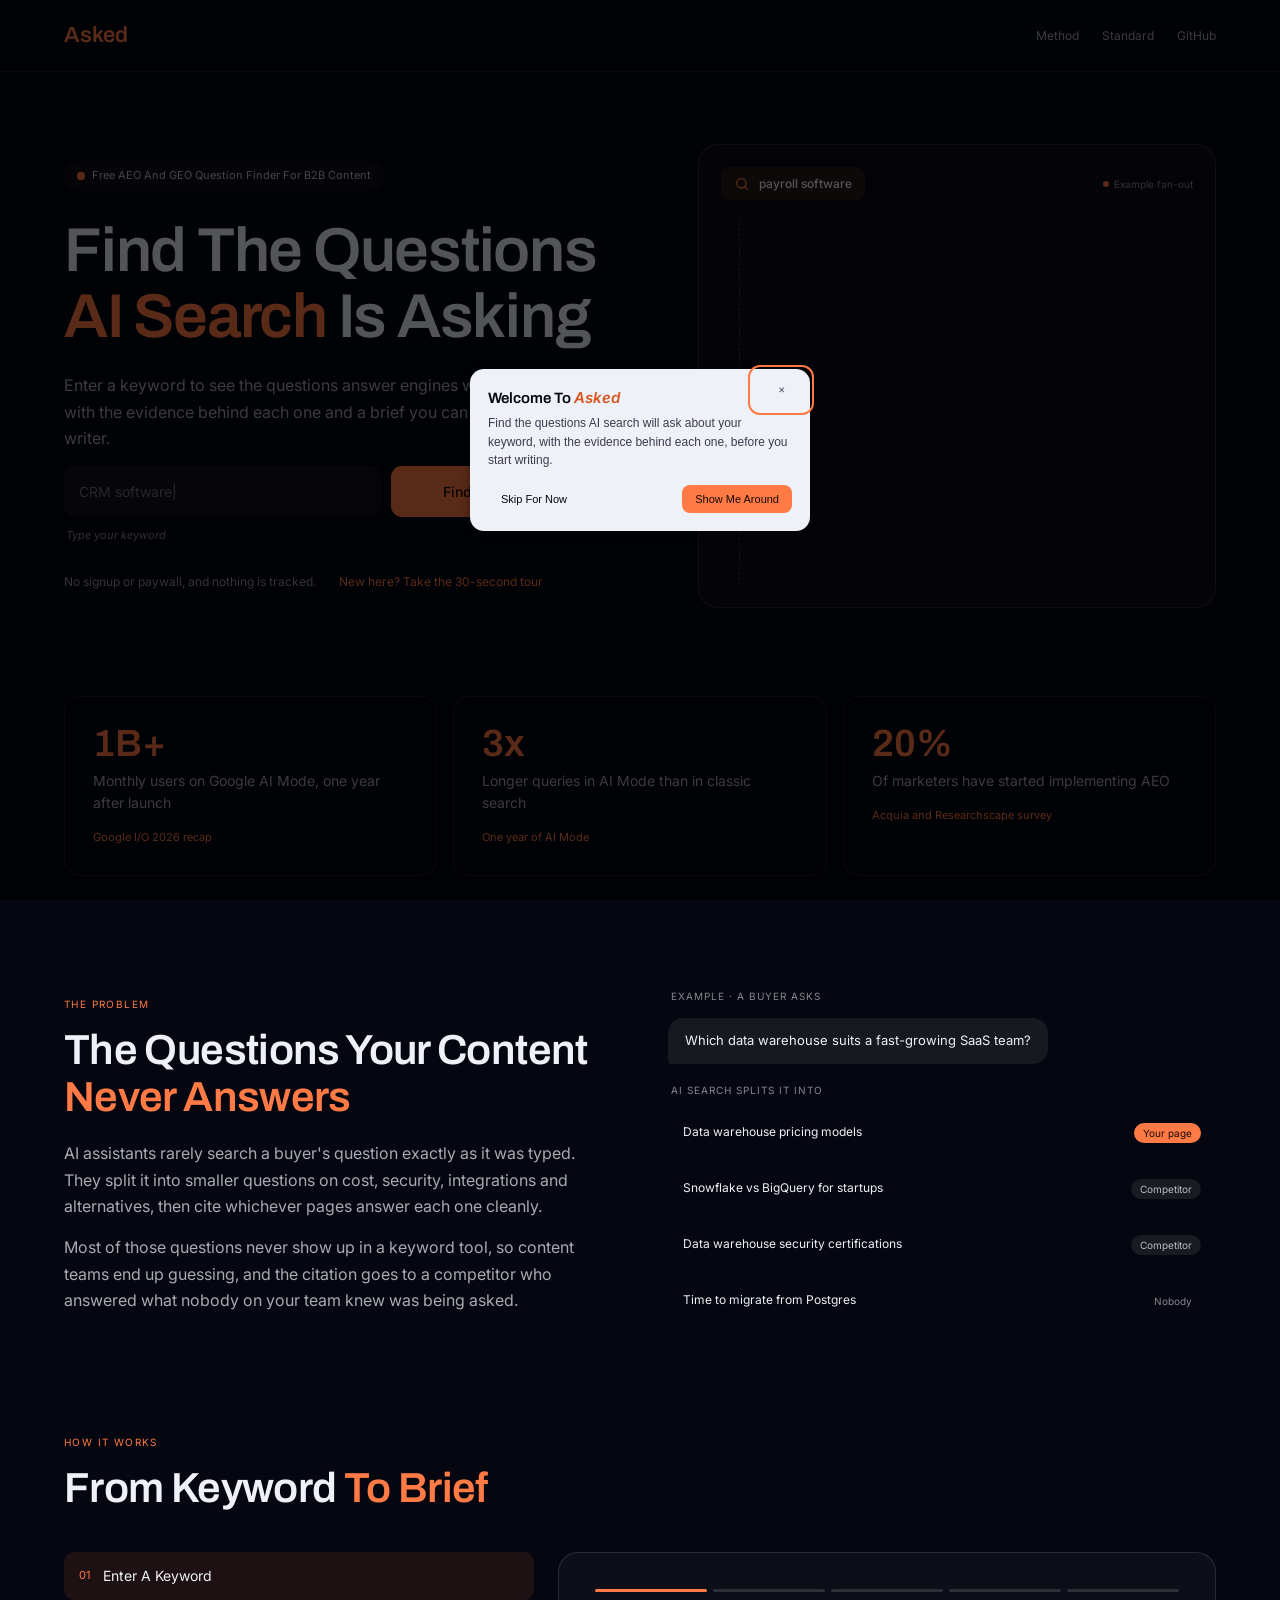
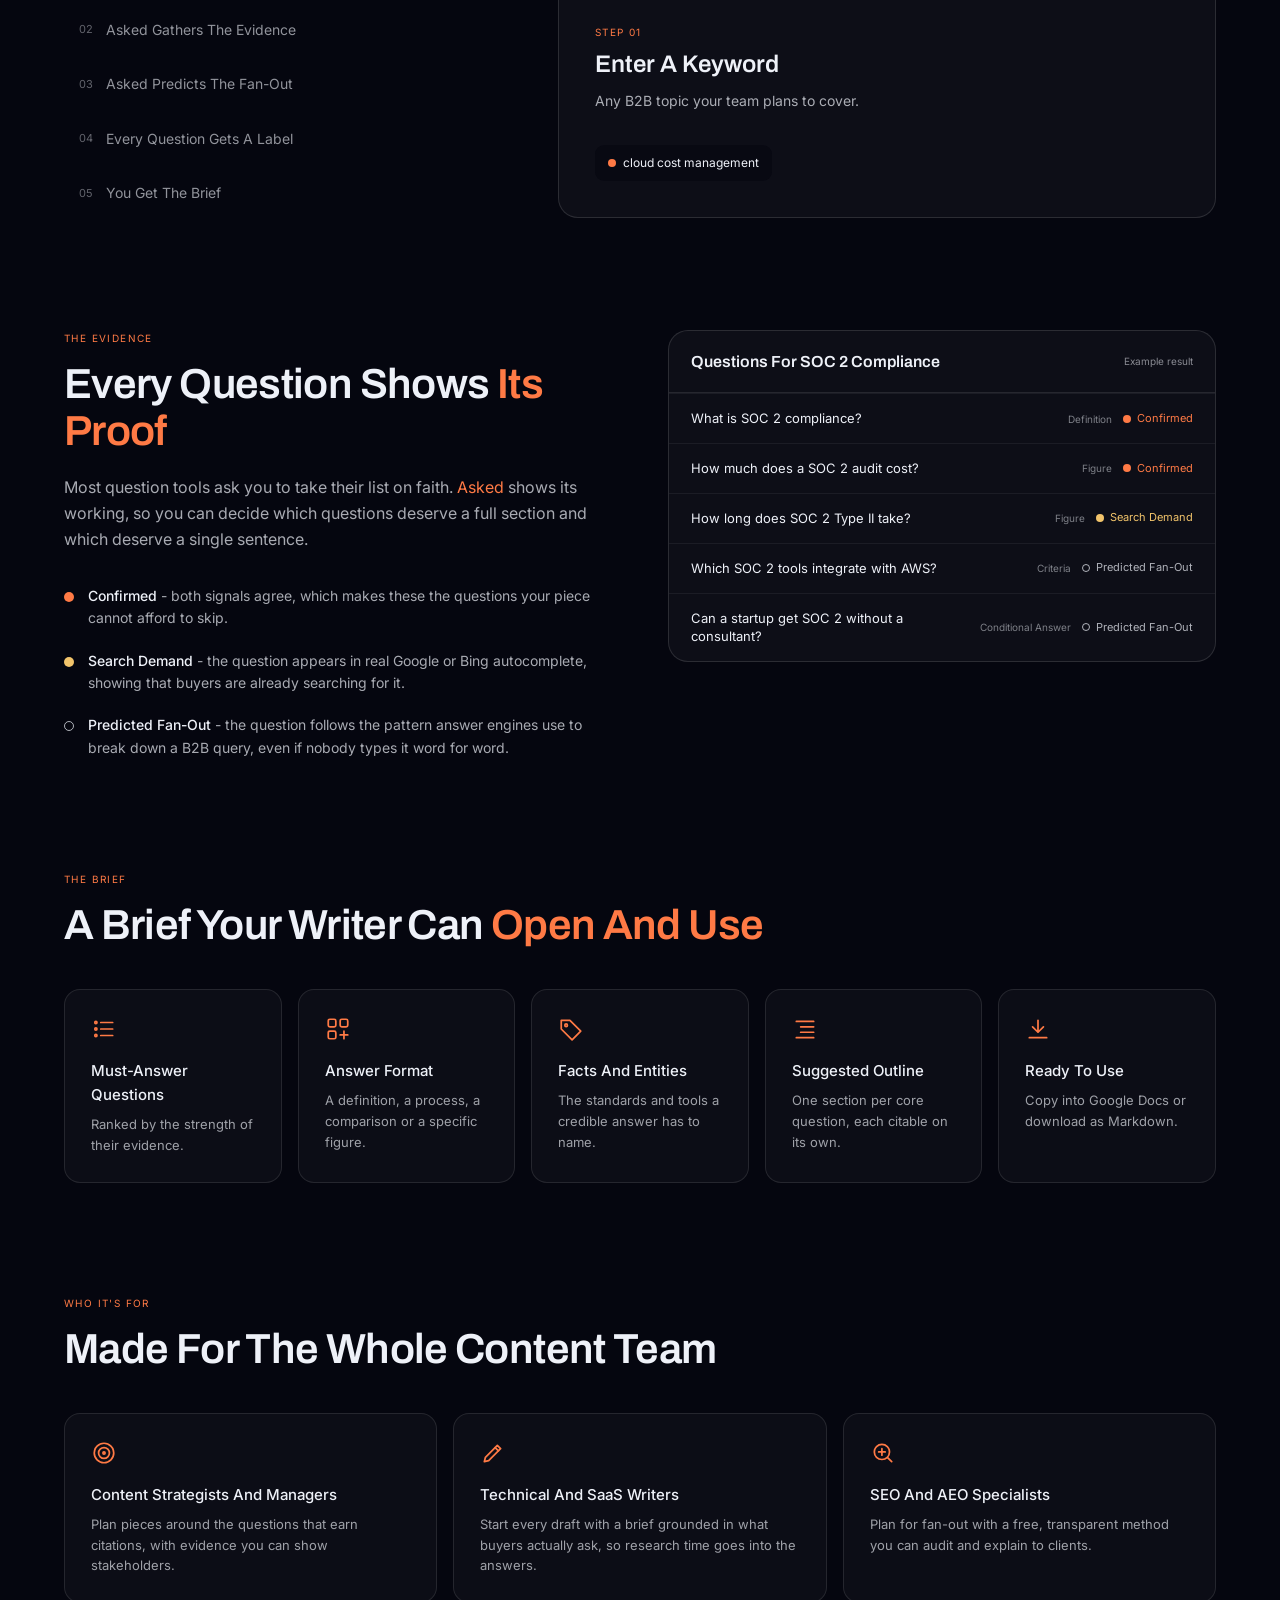
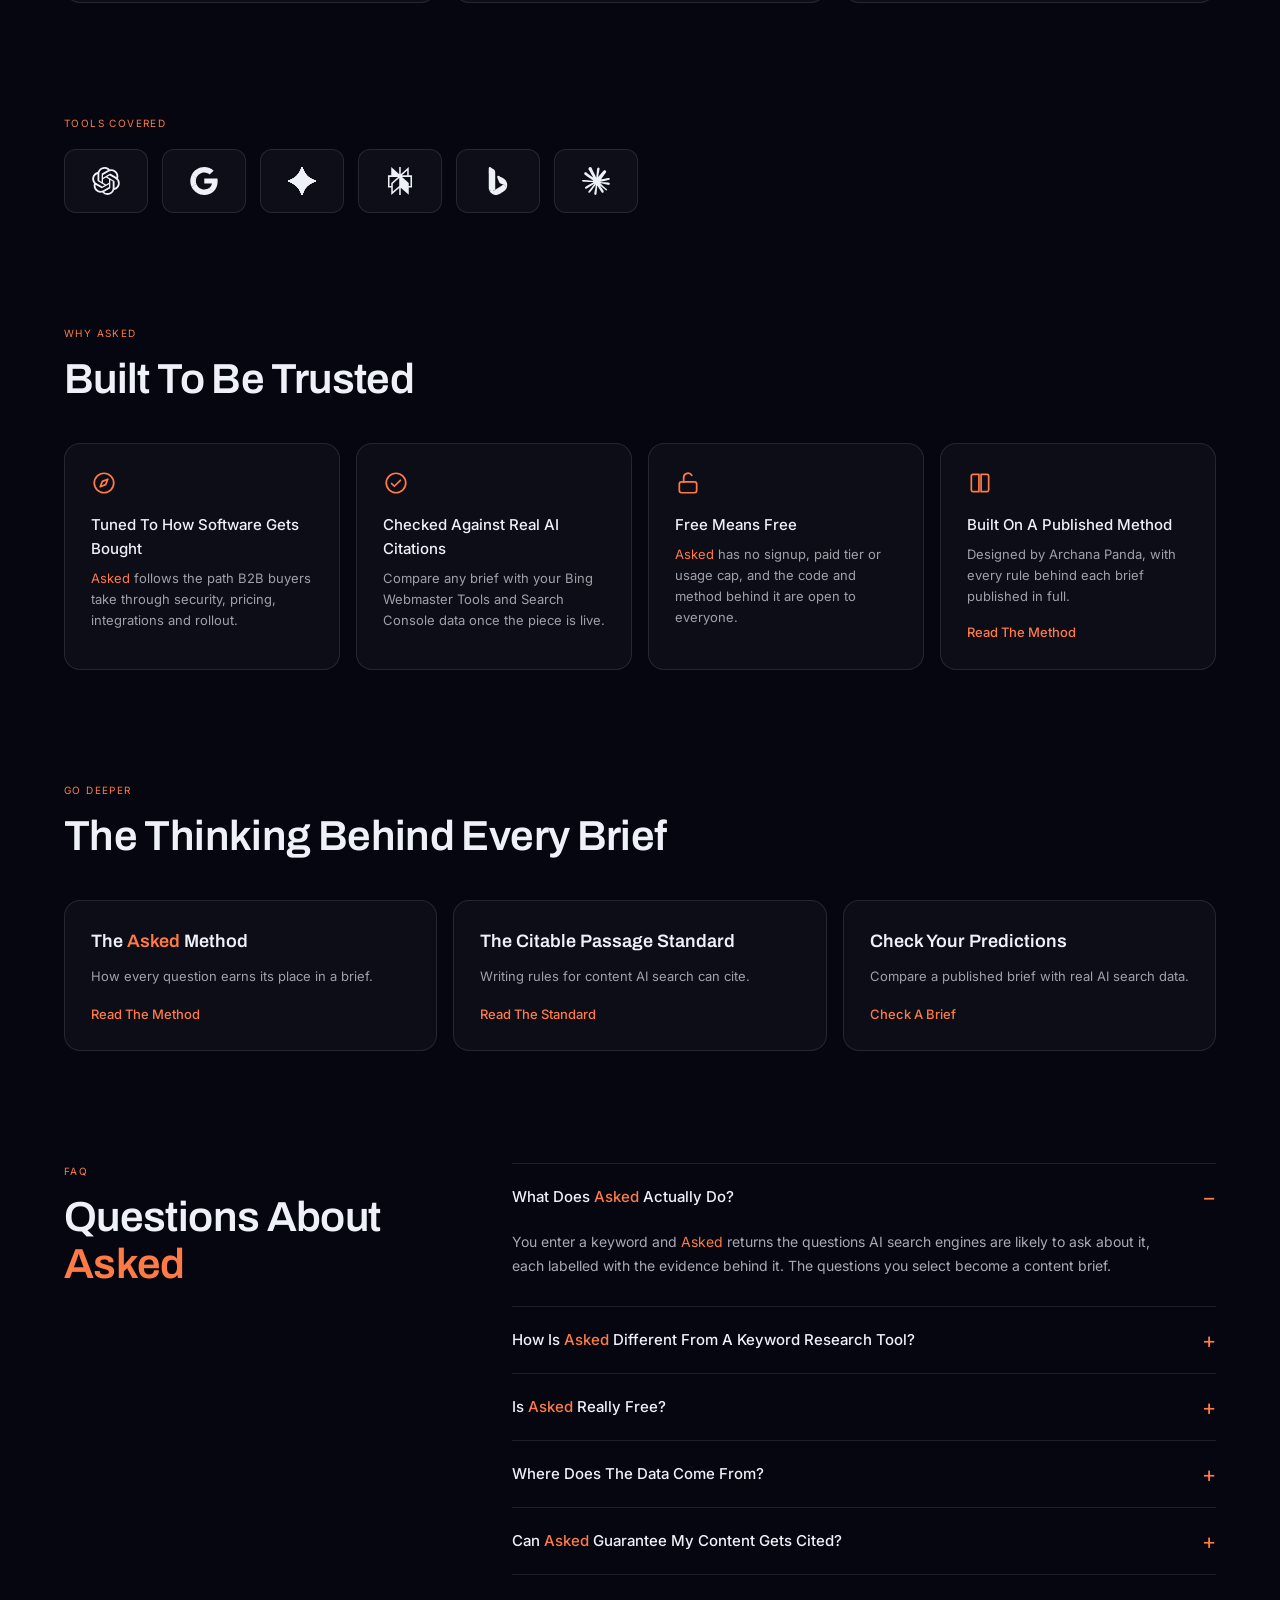
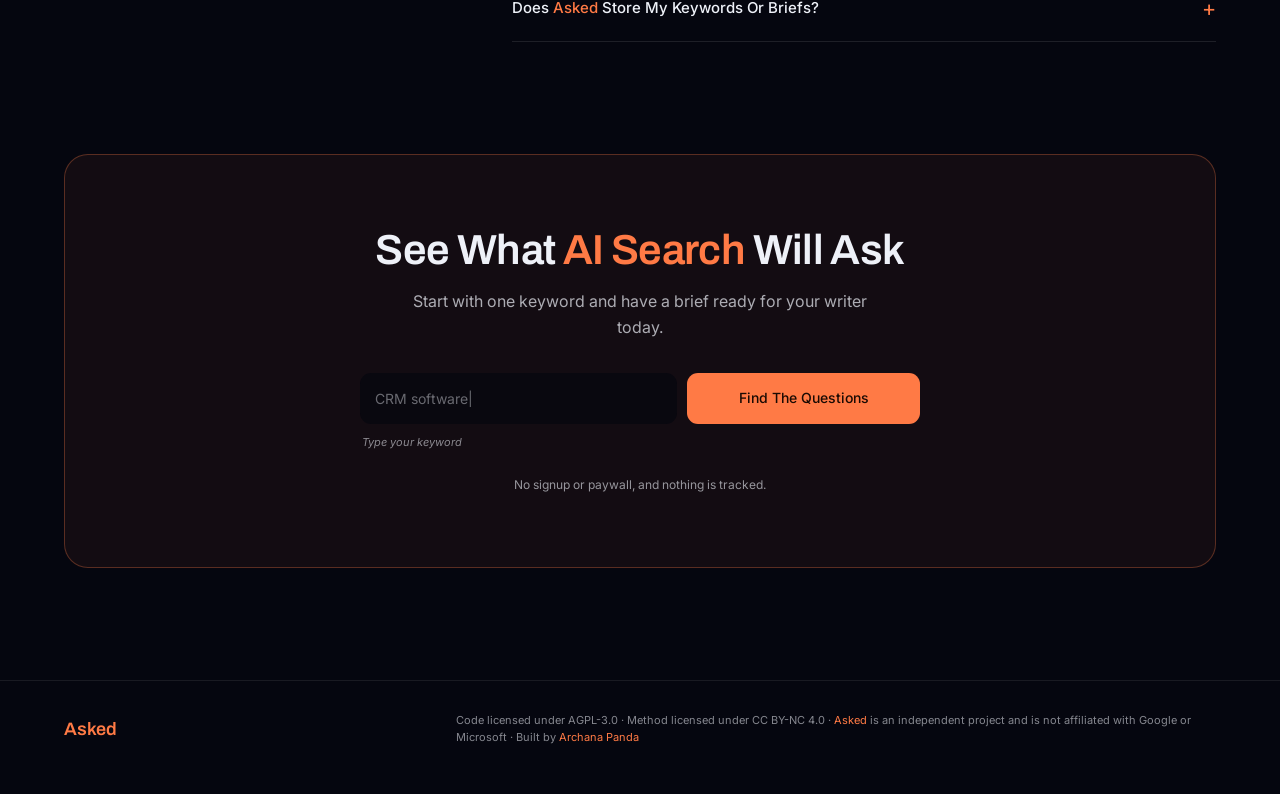
<file: results/index.html>
<!doctype html>
<html lang="en">
<head>
<meta charset="utf-8">
<meta name="viewport" content="width=device-width, initial-scale=1">
<title>Questions · Asked</title>
<meta name="robots" content="noindex">
<meta property="og:type" content="website">
<meta property="og:title" content="Questions · Asked">
<meta property="og:site_name" content="Asked">
<meta property="og:image" content="https://archanacontent.github.io/asked/assets/img/og.png">
<meta property="og:image:width" content="1200">
<meta property="og:image:height" content="630">
<meta property="og:image:alt" content="Asked, a free AEO and GEO question finder that shows the questions AI search is asking, with evidence labels">
<meta name="twitter:image" content="https://archanacontent.github.io/asked/assets/img/og.png">
<meta name="twitter:card" content="summary_large_image">
<meta name="theme-color" content="#05060F">
<link rel="icon" href="data:image/svg+xml,%3Csvg xmlns='http://www.w3.org/2000/svg' viewBox='0 0 32 32'%3E%3Crect width='32' height='32' rx='8' fill='%2305060F'/%3E%3Ctext x='16' y='23' font-family='Georgia,serif' font-style='italic' font-weight='700' font-size='20' text-anchor='middle' fill='%23FF7A45'%3EA%3C/text%3E%3C/svg%3E">
<link rel="preconnect" href="https://fonts.googleapis.com">
<link rel="preconnect" href="https://fonts.gstatic.com" crossorigin>
<link rel="stylesheet" href="https://fonts.googleapis.com/css2?family=Archivo:ital,wght@0,500;0,600;1,600&family=Inter:ital,wght@0,400;0,500;1,400&display=swap">
<link rel="stylesheet" href="../assets/vendor/driver/driver.css">
<link rel="stylesheet" href="../assets/css/site.css">
</head>
<body data-base="../" data-tour="results">

<header class="tool-header">
<div class="wrap">
<a class="wordmark" href="../">Asked</a>
<form data-search novalidate>
<label for="rq" class="sr-only">Keyword</label>
<input id="rq" name="q" class="field" type="text" autocomplete="off">
<label for="gl" class="sr-only">Market</label>
<select id="gl" name="gl" class="select">
<option value="us">United States</option><option value="gb">United Kingdom</option><option value="in">India</option><option value="ca">Canada</option><option value="au">Australia</option><option value="sg">Singapore</option>
</select>
<button class="btn sm" type="submit">Find The Questions</button>
<p class="field-error" role="alert" hidden style="flex-basis:100%;margin:0"></p>
</form>
<button class="icon-btn" type="button" aria-label="Settings" data-open-settings id="tour-settings"><svg viewBox="0 0 24 24" aria-hidden="true"><circle cx="12" cy="12" r="3"/><path d="M12 2v3M12 19v3M4.2 4.2l2.1 2.1M17.7 17.7l2.1 2.1M2 12h3M19 12h3M4.2 19.8l2.1-2.1M17.7 6.3l2.1-2.1"/></svg></button>
</div>
</header>

<main class="wrap tool-main">

<section id="loading" class="panel loading" aria-live="polite">
<p class="mini-label" style="margin:0 0 20px">Building your questions</p>
<div class="load-step" data-stage="0"><svg viewBox="0 0 24 24" aria-hidden="true"></svg>Collecting what people search for</div>
<div class="load-step" data-stage="1"><svg viewBox="0 0 24 24" aria-hidden="true"></svg>Predicting what AI search will ask</div>
<div class="load-step" data-stage="2"><svg viewBox="0 0 24 24" aria-hidden="true"></svg>Matching the evidence</div>
<div class="load-step" data-stage="3"><svg viewBox="0 0 24 24" aria-hidden="true"></svg>Building your brief</div>
<div class="progress"><span id="progress"></span></div>
</section>

<section id="results" hidden>
<div style="display:flex;flex-wrap:wrap;justify-content:space-between;align-items:flex-end;gap:20px;margin-bottom:32px">
<div>
<h1 class="h2" style="margin:0 0 10px" id="r-title">Questions</h1>
<p class="meta-line" id="r-meta"></p>
<p style="margin:0;font-size:14px;color:rgba(238,241,248,.78)" id="r-summary"></p>
</div>
<a href="#" data-replay-tour="results" style="font-size:12px">Show me the tips again</a>
</div>
<div class="callout" role="note">
<svg aria-hidden="true" viewBox="0 0 24 24"><circle cx="12" cy="12" r="9"/><path d="M12 8v5M12 16.5v.5"/></svg>
<div>
<p class="t">Suggested Questions, Not Final Answers</p>
<p>These questions come from public search data and the <span class="brand">Asked</span> Method, so treat them as a starting point. Remove any that don't suit your topic or your buyers before the brief reaches a writer.</p>
</div>
</div>
<div class="acc label-guide" data-accordion>
<div class="acc-item">
<button class="acc-btn" type="button" aria-expanded="false" aria-controls="label-guide"><span>What Do The Labels Mean?</span><span class="sign" aria-hidden="true">+</span></button>
<div class="acc-panel" id="label-guide" hidden>
<div class="legend">
<div class="legend-row"><span class="dot" aria-hidden="true" style="background:rgba(238,241,248,.25)"></span><p><strong>All</strong> - The full list for your keyword, with the best-evidenced questions at the top.</p></div>
<div class="legend-row"><span class="dot confirmed" aria-hidden="true"></span><p><strong>Confirmed</strong> - Shows up in Google or Bing autocomplete and also sits on the path answer engines follow for a B2B query. Give these a full section.</p></div>
<div class="legend-row"><span class="dot demand" aria-hidden="true"></span><p><strong>Search Demand</strong> - Buyers are searching for it, though it falls outside the predicted fan-out, so a short answer or an FAQ entry usually covers it.</p></div>
<div class="legend-row"><span class="dot predicted" aria-hidden="true"></span><p><strong>Predicted Fan-Out</strong> - Likely to come up when an answer engine researches your keyword, even if nobody has searched for it in those words. The upside is high and so is the uncertainty, so confirm it fits your topic before keeping it.</p></div>
</div>
<p style="margin-top:16px"><a href="../method/">Read how the labels are assigned</a></p>
</div>
</div>
</div>
<div id="notices" class="grid g300" style="margin-bottom:24px"></div>
<div style="display:flex;flex-wrap:wrap;gap:24px;align-items:flex-start">
<aside class="filters" aria-label="Filters">
<div><p class="lbl">Evidence</p><div style="display:flex;flex-wrap:wrap;gap:8px" id="f-ev"></div></div>
<div><p class="lbl">Facet</p><div style="display:flex;flex-direction:column;gap:4px" id="f-facet"></div></div>
</aside>
<div class="qlist" id="qlist"></div>
</div>
<div class="dock">
<p><strong id="r-count"></strong> Untick any question you don't want, or edit its wording before you build.</p>
<a href="../brief/" class="btn" id="tour-build">Build The Brief</a>
</div>
</section>
</main>

<dialog class="sheet" id="settings" aria-labelledby="settings-title">
<p class="mini-label" style="margin:0 0 6px">Settings</p>
<h2 id="settings-title" style="margin:0 0 20px;font-family:var(--f-head);font-weight:600;font-size:20px">Prediction Engine</h2>
<label class="radio-card"><input type="radio" name="engine" value="builtin"><span><span class="t">Built-In</span><span class="d">Runs in your browser with no key needed</span></span></label>
<label class="radio-card"><input type="radio" name="engine" value="gemini"><span><span class="t">Your Gemini Key</span><span class="d">Sharper predictions with a free Google key</span></span></label>
<label for="gemini-key" class="field-lbl" style="display:block;margin:18px 0 8px">Your Gemini API Key</label>
<input id="gemini-key" class="field" type="password" autocomplete="off" style="height:46px">
<p class="micro" style="margin:8px 0 18px">Stored only in this browser and sent only to Google. <a href="https://aistudio.google.com/apikey">Get a free key from Google AI Studio</a></p>
<div style="display:flex;flex-wrap:wrap;gap:16px;align-items:center">
<button type="button" class="btn sm" data-save-key>Save Key</button>
<button type="button" class="text-btn" data-remove-key>Remove Key</button>
<button type="button" class="text-btn" data-close-settings style="margin-left:auto">Close</button>
</div>
<p role="status" data-settings-status hidden style="margin:16px 0 0;font-size:12px"></p>
</dialog>

<script src="../assets/js/common.js"></script>
<script src="../assets/js/engine.js"></script>
<script src="../assets/js/results.js"></script>
<script src="../assets/vendor/driver/driver.js.iife.js" defer></script>
<script src="../assets/js/tour.js" defer></script>
</body>
</html>
</file>
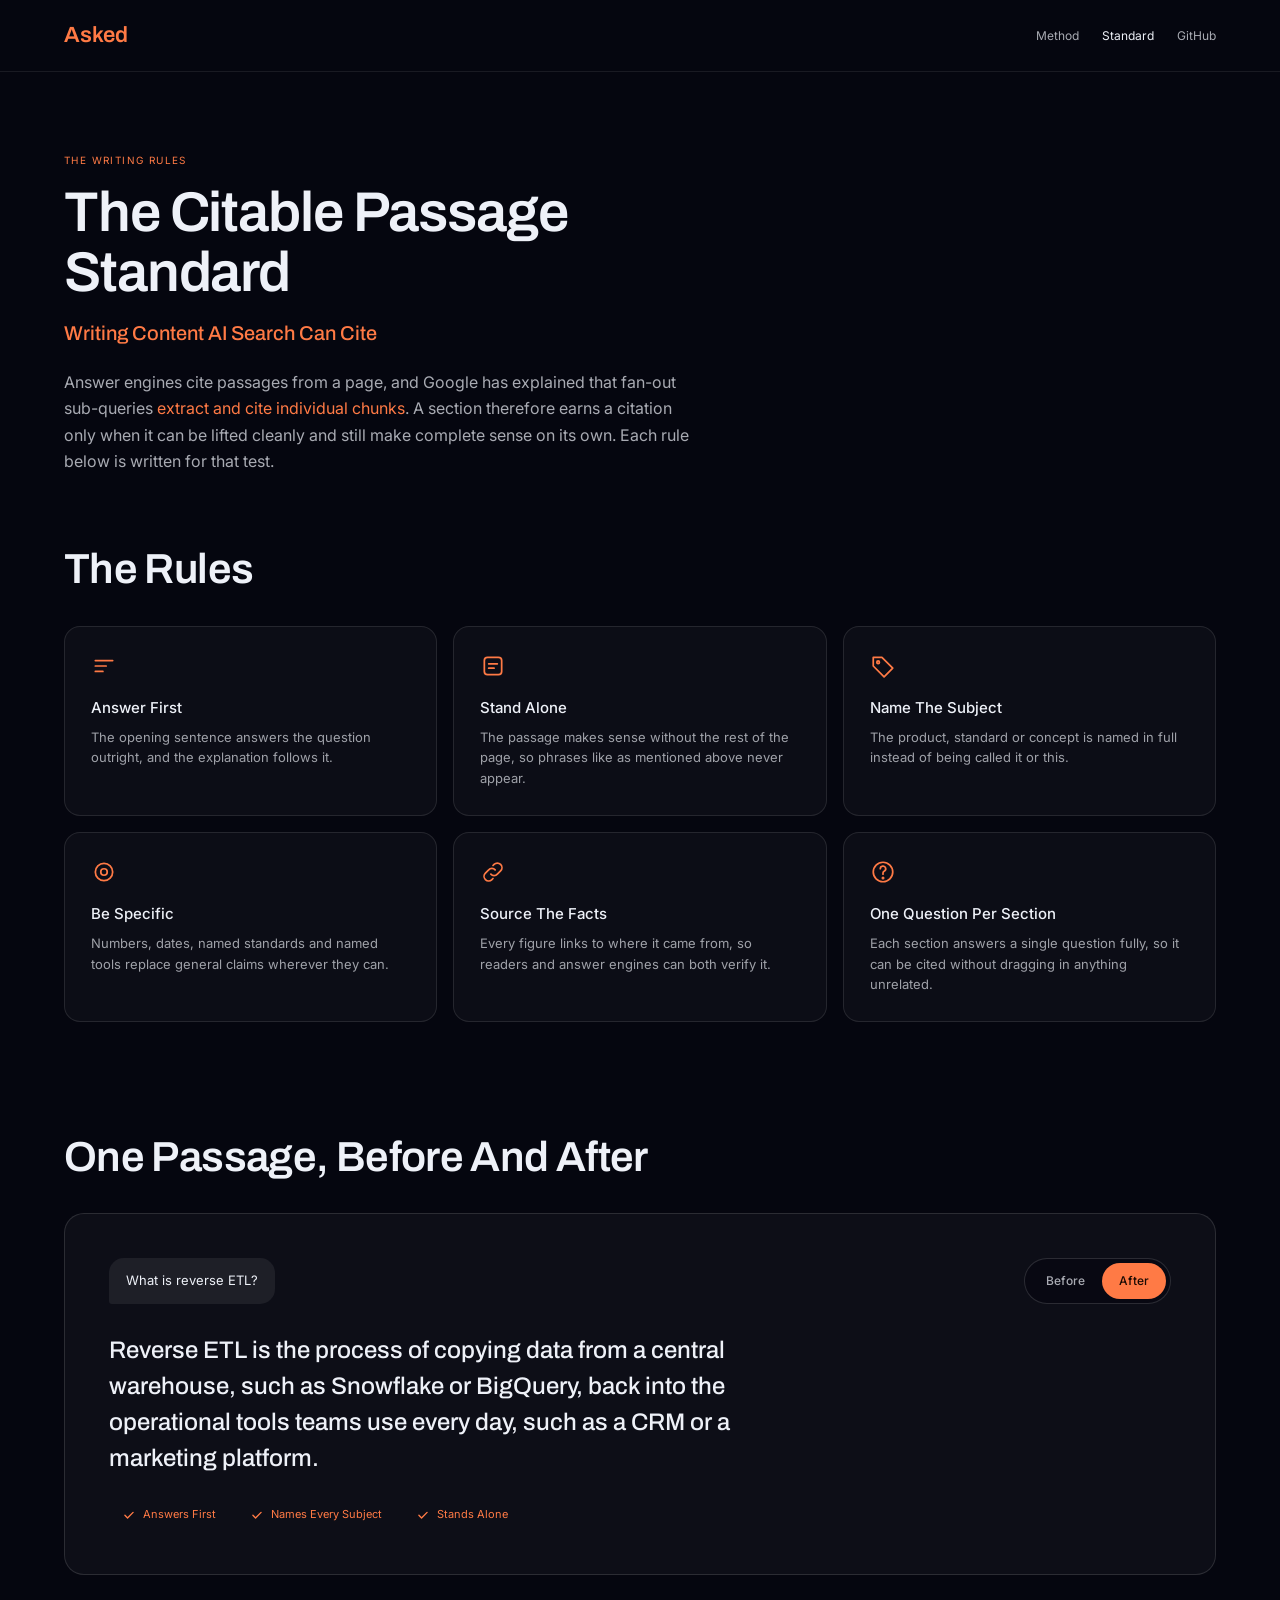
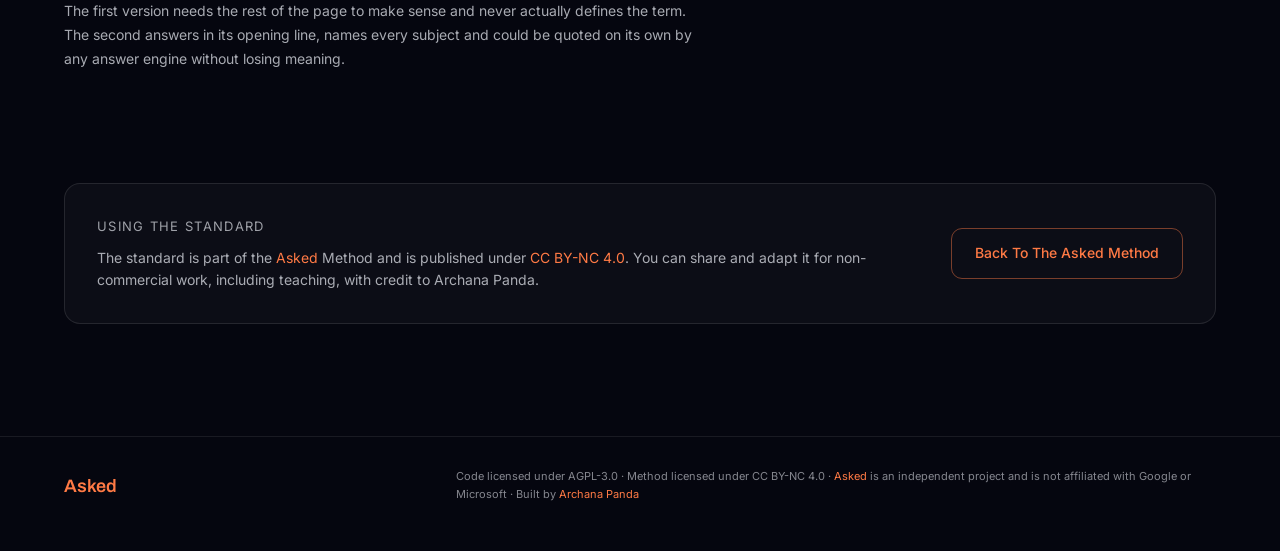
<file: standard/index.html>
<!doctype html>
<html lang="en">
<head>
<meta charset="utf-8">
<meta name="viewport" content="width=device-width, initial-scale=1">
<title>The Citable Passage Standard · Writing Content AI Search Can Cite</title>
<meta name="description" content="Writing rules for content AI search can cite: answer first, stand alone, name the subject, be specific, source the facts and keep one question per section.">
<link rel="canonical" href="https://archanacontent.github.io/asked/standard/">
<meta property="og:type" content="website">
<meta property="og:title" content="The Citable Passage Standard · Writing Content AI Search Can Cite">
<meta property="og:description" content="Writing rules for content AI search can cite: answer first, stand alone, name the subject, be specific, source the facts and keep one question per section.">
<meta property="og:url" content="https://archanacontent.github.io/asked/standard/">
<meta property="og:site_name" content="Asked">
<meta property="og:image" content="https://archanacontent.github.io/asked/assets/img/og.png">
<meta property="og:image:width" content="1200">
<meta property="og:image:height" content="630">
<meta property="og:image:alt" content="Asked, a free AEO and GEO question finder that shows the questions AI search is asking, with evidence labels">
<meta name="twitter:image" content="https://archanacontent.github.io/asked/assets/img/og.png">
<meta name="twitter:card" content="summary_large_image">
<meta name="theme-color" content="#05060F">
<link rel="icon" href="data:image/svg+xml,%3Csvg xmlns='http://www.w3.org/2000/svg' viewBox='0 0 32 32'%3E%3Crect width='32' height='32' rx='8' fill='%2305060F'/%3E%3Ctext x='16' y='23' font-family='Georgia,serif' font-style='italic' font-weight='700' font-size='20' text-anchor='middle' fill='%23FF7A45'%3EA%3C/text%3E%3C/svg%3E">
<link rel="preconnect" href="https://fonts.googleapis.com">
<link rel="preconnect" href="https://fonts.gstatic.com" crossorigin>
<link rel="stylesheet" href="https://fonts.googleapis.com/css2?family=Archivo:ital,wght@0,500;0,600;1,600&family=Inter:ital,wght@0,400;0,500;1,400&display=swap">
<link rel="stylesheet" href="../assets/css/site.css">
<script type="application/ld+json">
{"@context":"https://schema.org","@type":"TechArticle","headline":"The Citable Passage Standard: Writing Content AI Search Can Cite","author":{"@type":"Person","name":"Archana Panda","url":"https://archanacontent.github.io"},"datePublished":"2026-10-28","license":"https://creativecommons.org/licenses/by-nc/4.0/","url":"https://archanacontent.github.io/asked/standard/"}
</script>
</head>
<body data-base="../">

<header class="site-header">
<div class="wrap">
<a class="wordmark" href="../">Asked</a>
<nav class="nav" aria-label="Main">
<a href="../method/">Method</a>
<a href="./" aria-current="page">Standard</a>
<a href="https://github.com/archanacontent/asked">GitHub</a>
</nav>
</div>
</header>

<main>
<section class="wrap" style="padding-top:80px;padding-bottom:72px">
<p class="eyebrow">The Writing Rules</p>
<h1 class="h1-page" style="max-width:16ch">The Citable Passage Standard</h1>
<p class="subtitle" style="margin-bottom:20px">Writing Content AI Search Can Cite</p>
<p class="lead" style="margin:0;max-width:64ch">Answer engines cite passages from a page, and Google has explained that fan-out sub-queries <a href="https://beta.searchenginejournal.com/google-explains-query-fan-out-ai-search/569087/">extract and cite individual chunks</a>. A section therefore earns a citation only when it can be lifted cleanly and still make complete sense on its own. Each rule below is written for that test.</p>
</section>

<section class="wrap" style="padding-bottom:112px">
<h2 class="h2" style="margin-bottom:32px">The Rules</h2>
<div class="grid g300">
<div class="card"><svg class="icon" viewBox="0 0 24 24" aria-hidden="true"><path d="M4 7h16M4 12h10M4 17h7"/></svg><h3>Answer First</h3><p>The opening sentence answers the question outright, and the explanation follows it.</p></div>
<div class="card"><svg class="icon" viewBox="0 0 24 24" aria-hidden="true"><rect x="4" y="4" width="16" height="16" rx="3"/><path d="M8 10h8M8 14h5"/></svg><h3>Stand Alone</h3><p>The passage makes sense without the rest of the page, so phrases like as mentioned above never appear.</p></div>
<div class="card"><svg class="icon" viewBox="0 0 24 24" aria-hidden="true"><path d="M3 12V4h8l10 10-8 8z"/><circle cx="7.5" cy="8.5" r="1.2"/></svg><h3>Name The Subject</h3><p>The product, standard or concept is named in full instead of being called it or this.</p></div>
<div class="card"><svg class="icon" viewBox="0 0 24 24" aria-hidden="true"><circle cx="12" cy="12" r="8"/><circle cx="12" cy="12" r="3"/></svg><h3>Be Specific</h3><p>Numbers, dates, named standards and named tools replace general claims wherever they can.</p></div>
<div class="card"><svg class="icon" viewBox="0 0 24 24" aria-hidden="true"><path d="M10 14a4 4 0 0 0 6 0l3-3a4 4 0 0 0-6-6l-1 1"/><path d="M14 10a4 4 0 0 0-6 0l-3 3a4 4 0 0 0 6 6l1-1"/></svg><h3>Source The Facts</h3><p>Every figure links to where it came from, so readers and answer engines can both verify it.</p></div>
<div class="card"><svg class="icon" viewBox="0 0 24 24" aria-hidden="true"><path d="M9.5 9a2.5 2.5 0 1 1 3.5 2.3c-.6.3-1 .9-1 1.6V14"/><circle cx="12" cy="17.5" r=".6"/><circle cx="12" cy="12" r="9"/></svg><h3>One Question Per Section</h3><p>Each section answers a single question fully, so it can be cited without dragging in anything unrelated.</p></div>
</div>
</section>

<section class="wrap" style="padding-bottom:112px">
<h2 class="h2" style="margin-bottom:32px">One Passage, Before And After</h2>
<div class="panel" style="padding:clamp(24px,4vw,44px)">
<div style="display:flex;flex-wrap:wrap;justify-content:space-between;align-items:center;gap:16px;margin-bottom:28px">
<p class="bubble" style="margin:0">What is reverse ETL?</p>
<div class="seg" role="group" aria-label="Show version">
<button type="button" class="before" aria-pressed="false" data-ba="before">Before</button>
<button type="button" class="after" aria-pressed="true" data-ba="after">After</button>
</div>
</div>
<div id="ba-after" class="fade-in">
<p class="passage">Reverse ETL is the process of copying data from a central warehouse, such as Snowflake or BigQuery, back into the operational tools teams use every day, such as a CRM or a marketing platform.</p>
<div class="chips">
<span class="verdict"><svg viewBox="0 0 24 24" aria-hidden="true"><path d="M5 12.5l4.5 4.5L19 7.5"/></svg>Answers First</span>
<span class="verdict"><svg viewBox="0 0 24 24" aria-hidden="true"><path d="M5 12.5l4.5 4.5L19 7.5"/></svg>Names Every Subject</span>
<span class="verdict"><svg viewBox="0 0 24 24" aria-hidden="true"><path d="M5 12.5l4.5 4.5L19 7.5"/></svg>Stands Alone</span>
</div>
</div>
<div id="ba-before" hidden>
<p class="passage weak">It's basically the opposite of the usual data pipeline, and as we covered earlier, more and more teams are starting to use it for their tools.</p>
<div class="chips">
<span class="verdict bad"><svg viewBox="0 0 24 24" aria-hidden="true"><path d="M7 7l10 10M17 7L7 17"/></svg>Never Defines The Term</span>
<span class="verdict bad"><svg viewBox="0 0 24 24" aria-hidden="true"><path d="M7 7l10 10M17 7L7 17"/></svg>Leans On Earlier Text</span>
<span class="verdict bad"><svg viewBox="0 0 24 24" aria-hidden="true"><path d="M7 7l10 10M17 7L7 17"/></svg>Calls It It</span>
</div>
</div>
</div>
<p class="body-copy" style="margin:24px 0 0;max-width:72ch">The first version needs the rest of the page to make sense and never actually defines the term. The second answers in its opening line, names every subject and could be quoted on its own by any answer engine without losing meaning.</p>
</section>

<section class="wrap" style="padding-bottom:112px">
<div class="card" style="padding:32px;display:flex;flex-wrap:wrap;justify-content:space-between;align-items:center;gap:24px">
<div style="flex:1 1 420px;min-width:0">
<p class="mini-label" style="margin:0 0 10px">Using The Standard</p>
<p style="font-size:14px;color:var(--mute)">The standard is part of the <span class="brand">Asked</span> Method and is published under <a href="https://creativecommons.org/licenses/by-nc/4.0/">CC BY-NC 4.0</a>. You can share and adapt it for non-commercial work, including teaching, with credit to Archana Panda.</p>
</div>
<a href="../method/" class="btn ghost" style="border-color:rgba(255,122,69,.45);color:var(--ember);font-weight:500">Back To The Asked Method</a>
</div>
</section>
</main>

<footer class="site-footer">
<div class="wrap">
<span class="wordmark">Asked</span>
<p>Code licensed under AGPL-3.0 · Method licensed under CC BY-NC 4.0 · <span class="brand">Asked</span> is an independent project and is not affiliated with Google or Microsoft · Built by <a href="https://archanacontent.github.io">Archana Panda</a></p>
</div>
</footer>
<script src="../assets/js/common.js"></script>
<script>
(function () {
  var btns = document.querySelectorAll('[data-ba]');
  var after = document.getElementById('ba-after');
  var before = document.getElementById('ba-before');
  btns.forEach(function (b) {
    b.addEventListener('click', function () {
      var showAfter = b.getAttribute('data-ba') === 'after';
      btns.forEach(function (x) { x.setAttribute('aria-pressed', x === b ? 'true' : 'false'); });
      var show = showAfter ? after : before, hide = showAfter ? before : after;
      hide.hidden = true; show.hidden = false;
      show.classList.remove('fade-in'); void show.offsetWidth; show.classList.add('fade-in');
    });
  });
})();
</script>
</body>
</html>
</file>
<file: assets/vendor/driver/driver.css>
.driver-active .driver-overlay,.driver-active *{pointer-events:none}.driver-active .driver-active-element,.driver-active .driver-active-element *,.driver-popover,.driver-popover *{pointer-events:auto}@keyframes animate-fade-in{0%{opacity:0}to{opacity:1}}.driver-fade .driver-overlay{animation:animate-fade-in .2s ease-in-out}.driver-fade .driver-popover{animation:animate-fade-in .2s}.driver-popover{all:unset;box-sizing:border-box;color:#2d2d2d;margin:0;padding:15px;border-radius:5px;min-width:250px;max-width:300px;box-shadow:0 1px 10px #0006;z-index:1000000000;position:fixed;top:0;right:0;background-color:#fff}.driver-popover *{font-family:Helvetica Neue,Inter,ui-sans-serif,"Apple Color Emoji",Helvetica,Arial,sans-serif}.driver-popover-title{font:19px/normal sans-serif;font-weight:700;display:block;position:relative;line-height:1.5;zoom:1;margin:0}.driver-popover-close-btn{all:unset;position:absolute;top:0;right:0;width:32px;height:28px;cursor:pointer;font-size:18px;font-weight:500;color:#d2d2d2;z-index:1;text-align:center;transition:color;transition-duration:.2s}.driver-popover-close-btn:hover,.driver-popover-close-btn:focus{color:#2d2d2d}.driver-popover-title[style*=block]+.driver-popover-description{margin-top:5px}.driver-popover-description{margin-bottom:0;font:14px/normal sans-serif;line-height:1.5;font-weight:400;zoom:1}.driver-popover-footer{margin-top:15px;text-align:right;zoom:1;display:flex;align-items:center;justify-content:space-between}.driver-popover-progress-text{font-size:13px;font-weight:400;color:#727272;zoom:1}.driver-popover-footer button{all:unset;display:inline-block;box-sizing:border-box;padding:3px 7px;text-decoration:none;text-shadow:1px 1px 0 #fff;background-color:#fff;color:#2d2d2d;font:12px/normal sans-serif;cursor:pointer;outline:0;zoom:1;line-height:1.3;border:1px solid #ccc;border-radius:3px}.driver-popover-footer .driver-popover-btn-disabled{opacity:.5;pointer-events:none}:not(body):has(>.driver-active-element){overflow:hidden!important}.driver-no-interaction,.driver-no-interaction *{pointer-events:none!important}.driver-popover-footer button:hover,.driver-popover-footer button:focus{background-color:#f7f7f7}.driver-popover-navigation-btns{display:flex;flex-grow:1;justify-content:flex-end}.driver-popover-navigation-btns button+button{margin-left:4px}.driver-popover-arrow{content:"";position:absolute;border:5px solid #fff}.driver-popover-arrow-side-over{display:none}.driver-popover-arrow-side-left{left:100%;border-right-color:transparent;border-bottom-color:transparent;border-top-color:transparent}.driver-popover-arrow-side-right{right:100%;border-left-color:transparent;border-bottom-color:transparent;border-top-color:transparent}.driver-popover-arrow-side-top{top:100%;border-right-color:transparent;border-bottom-color:transparent;border-left-color:transparent}.driver-popover-arrow-side-bottom{bottom:100%;border-left-color:transparent;border-top-color:transparent;border-right-color:transparent}.driver-popover-arrow-side-center{display:none}.driver-popover-arrow-side-left.driver-popover-arrow-align-start,.driver-popover-arrow-side-right.driver-popover-arrow-align-start{top:15px}.driver-popover-arrow-side-top.driver-popover-arrow-align-start,.driver-popover-arrow-side-bottom.driver-popover-arrow-align-start{left:15px}.driver-popover-arrow-align-end.driver-popover-arrow-side-left,.driver-popover-arrow-align-end.driver-popover-arrow-side-right{bottom:15px}.driver-popover-arrow-side-top.driver-popover-arrow-align-end,.driver-popover-arrow-side-bottom.driver-popover-arrow-align-end{right:15px}.driver-popover-arrow-side-left.driver-popover-arrow-align-center,.driver-popover-arrow-side-right.driver-popover-arrow-align-center{top:50%;margin-top:-5px}.driver-popover-arrow-side-top.driver-popover-arrow-align-center,.driver-popover-arrow-side-bottom.driver-popover-arrow-align-center{left:50%;margin-left:-5px}.driver-popover-arrow-none{display:none}
</file>
<file: assets/css/site.css>
:root {
  --bg: #05060F;
  --panel: #0D0F1A;
  --bone: #EEF1F8;
  --mute: rgba(238, 241, 248, .7);
  --soft: rgba(238, 241, 248, .55);
  --faint: rgba(238, 241, 248, .4);
  --line: rgba(255, 255, 255, .1);
  --line-strong: rgba(255, 255, 255, .16);
  --glass: rgba(255, 255, 255, .035);
  --ember: #FF7A45;
  --ember-hover: #FF9A70;
  --ember-ink: #1A0A03;
  --ember-tint: rgba(255, 122, 69, .1);
  --ember-line: rgba(255, 122, 69, .4);
  --demand: #F2C46B;
  --predicted: rgba(238, 241, 248, .72);
  --f-head: 'Archivo', system-ui, sans-serif;
  --f-body: 'Inter', system-ui, -apple-system, sans-serif;
  --ease: cubic-bezier(.16, 1, .3, 1);
  --fs-h1: clamp(38px, 5vw, 62px);
  --fs-h1-page: clamp(36px, 4.6vw, 56px);
  --fs-h2: clamp(28px, 3.4vw, 42px);
  --fs-h3: 15px;
  --fs-lead: 16px;
  --fs-body: 14px;
  --fs-small: 13px;
  --fs-micro: 11px;
  --fs-label: 10px;
}

*, *::before, *::after { box-sizing: border-box; }
html { -webkit-text-size-adjust: 100%; scroll-behavior: smooth; }
body { margin: 0; background: var(--bg); color: var(--bone); font-family: var(--f-body); font-size: var(--fs-body); line-height: 1.6; }
a { color: var(--ember); text-decoration: none; }
a:hover { color: var(--ember-hover); }
img, svg { display: block; }
button, input, select, textarea { font: inherit; color: inherit; }
:focus-visible { outline: 2px solid var(--ember); outline-offset: 2px; }
.sr-only { position: absolute; width: 1px; height: 1px; padding: 0; margin: -1px; overflow: hidden; clip: rect(0 0 0 0); white-space: nowrap; border: 0; }
.wrap { max-width: 1200px; margin: 0 auto; padding: 0 24px; }
.brand { color: var(--ember); }
.brand-i { font-style: normal; color: var(--ember); }
.ital { font-style: normal; }

/* Header and footer */
.site-header { border-bottom: 1px solid rgba(255, 255, 255, .08); }
.site-header .wrap { display: flex; justify-content: space-between; align-items: center; gap: 16px; padding-top: 18px; padding-bottom: 18px; }
.wordmark { font-family: var(--f-head); font-style: normal; font-weight: 600; font-size: 22px; color: var(--ember); }
.nav { display: flex; gap: 23px; font-size: 12px; }
.nav a { color: var(--mute); }
.nav a[aria-current="page"] { color: var(--bone); }
.site-footer { border-top: 1px solid rgba(255, 255, 255, .08); margin-top: 0; }
.site-footer .wrap { display: flex; flex-wrap: wrap; gap: 11px 31px; justify-content: space-between; align-items: center; padding-top: 31px; padding-bottom: 47px; font-size: 11px; color: var(--soft); }
.site-footer .wordmark { font-size: 18px; }
.site-footer p { margin: 0; flex: 1 1 400px; max-width: 760px; }

/* Type */
.eyebrow { margin: 0 0 15px; font-size: var(--fs-label); letter-spacing: .14em; color: var(--ember); text-transform: uppercase; }
.h1 { margin: 0 0 23px; font-family: var(--f-head); font-weight: 600; font-size: var(--fs-h1); line-height: 1.06; letter-spacing: -.02em; }
.h1-page { margin: 0 0 15px; font-family: var(--f-head); font-weight: 600; font-size: var(--fs-h1-page); line-height: 1.06; letter-spacing: -.02em; }
.h2 { margin: 0 0 19px; font-family: var(--f-head); font-weight: 600; font-size: var(--fs-h2); line-height: 1.12; letter-spacing: -.015em; }
.h2.spaced { margin-bottom: 40px; }
.subtitle { margin: 0 0 15px; font-family: var(--f-head); font-weight: 500; font-size: 20px; color: var(--ember); }
.lead { margin: 0 0 15px; font-size: var(--fs-lead); line-height: 1.65; color: var(--mute); max-width: 62ch; }
.body-copy { font-size: var(--fs-body); line-height: 1.7; color: var(--mute); }
.micro { font-size: var(--fs-micro); font-style: italic; color: var(--soft); }
.section { padding-top: 112px; }
.section.last { padding-bottom: 112px; }
.split { display: flex; flex-wrap: wrap; gap: 56px; align-items: center; }
.split > * { flex: 1 1 420px; min-width: 0; }
.split.top { align-items: flex-start; }

/* Cards and grids */
.card { padding: 26px; border-radius: 16px; border: 1px solid var(--line); background: rgba(255, 255, 255, .03); }
.card h3 { margin: 17px 0 7px; font-size: var(--fs-h3); font-weight: 500; }
.card p { margin: 0; font-size: var(--fs-small); line-height: 1.6; color: rgba(238, 241, 248, .65); }
.panel { border-radius: 20px; border: 1px solid rgba(255, 255, 255, .12); background: var(--glass); }
.grid { display: grid; gap: 16px; }
.grid.g200 { grid-template-columns: repeat(auto-fit, minmax(200px, 1fr)); }
.grid.g240 { grid-template-columns: repeat(auto-fit, minmax(240px, 1fr)); }
.grid.g260 { grid-template-columns: repeat(auto-fit, minmax(260px, 1fr)); }
.grid.g300 { grid-template-columns: repeat(auto-fit, minmax(300px, 1fr)); }
.icon { width: 26px; height: 26px; fill: none; stroke: var(--ember); stroke-width: 1.6; stroke-linecap: round; stroke-linejoin: round; }
.link-card { display: flex; flex-direction: column; gap: 10px; color: var(--bone); }
.link-card:hover { color: var(--bone); border-color: var(--ember-line); }
.link-card .t { font-family: var(--f-head); font-weight: 600; font-size: 18px; }
.link-card .d { font-size: var(--fs-small); line-height: 1.6; color: rgba(238, 241, 248, .65); }
.link-card .go { margin-top: 7px; font-size: var(--fs-small); font-weight: 500; color: var(--ember); }

/* Buttons and fields */
.btn { display: inline-flex; align-items: center; justify-content: center; gap: 9px; height: 51px; padding: 0 23px; border-radius: 11px; border: none; cursor: pointer; font-size: 14px; font-weight: 500; background: var(--ember); color: var(--ember-ink); }
.btn:hover { background: var(--ember-hover); color: var(--ember-ink); }
.btn.ghost { background: transparent; color: var(--bone); border: 1px solid rgba(255, 255, 255, .2); font-weight: 400; }
.btn.ghost:hover { border-color: var(--ember-line); }
.btn.sm { height: 43px; padding: 0 17px; font-size: 12px; border-radius: 9px; }
.text-btn { padding: 0; background: transparent; border: none; cursor: pointer; font-size: 12px; color: rgba(238, 241, 248, .65); }
.field { width: 100%; height: 51px; padding: 0 15px; border-radius: 11px; border: 0px solid var(--line-strong); background: rgba(255, 255, 255, .05); color: var(--bone); font-size: 14px; }
.field::placeholder, textarea::placeholder { color: rgba(238, 241, 248, .42); }
.field:focus, textarea:focus, select:focus { outline: none; border-color: var(--ember); }
.search { display: flex; flex-wrap: wrap; gap: 10px; }
.search .field { flex: 1 1 260px; min-width: 0; }
.search .btn { flex: 1 0 auto; }
.field-error { margin: 7px 0 0; font-size: 12px; color: var(--demand); }

/* Labels */
.dot { display: inline-block; width: 8px; height: 8px; border-radius: 50%; flex: 0 0 auto; }
.dot.confirmed { background: var(--ember); }
.dot.demand { background: var(--demand); }
.dot.predicted { border: 1.5px solid var(--predicted); background: transparent; }
.lab { display: inline-flex; align-items: center; gap: 6px; font-size: 11px; white-space: nowrap; }
.lab.confirmed { color: var(--ember); }
.lab.demand { color: var(--demand); }
.lab.predicted { color: var(--predicted); }
.pill { display: inline-flex; align-items: center; gap: 6px; padding: 4px 10px; border-radius: 998px; font-size: 10px; color: rgba(238, 241, 248, .7); background: rgba(255, 255, 255, .06); }
.pill.lab { background: transparent; border: 1px solid currentColor; }
.pill.lab.predicted { border-color: rgba(238, 241, 248, .3); }

/* Hero */
.hero { display: flex; flex-wrap: wrap; gap: 56px; align-items: center; padding-top: 72px; padding-bottom: 88px; }
.hero > .copy { flex: 1 1 460px; min-width: 0; }
.hero > .visual { flex: 1 1 400px; min-width: 0; padding: 22px; }
.badge { display: inline-flex; align-items: center; gap: 7px; margin: 0 0 27px; padding: 6px 13px; font-size: 11px; color: rgba(238, 241, 248, .8); border: 0px solid rgba(255, 255, 255, .14); border-radius: 998px; background: rgba(255, 255, 255, .04); }
.hero form { max-width: 560px; }
.trust { display: flex; flex-wrap: wrap; gap: 7px 23px; margin-top: 27px; font-size: 12px; color: rgba(238, 241, 248, .6); }
.kw-chip { display: inline-flex; align-items: center; gap: 9px; padding: 7px 13px; border-radius: 9px; background: rgba(255, 122, 69, .12); border: 0px solid rgba(255, 122, 69, .35); font-size: 12px; font-weight: 500; }
.live { display: inline-flex; align-items: center; gap: 5px; font-size: 10px; color: var(--soft); }
.live .dot { width: 6px; height: 6px; animation: pulse 1.6s ease-in-out infinite; }
.fan { display: flex; flex-direction: column; gap: 8px; padding-left: 14px; margin-left: 18px; border-left: 1px dashed rgba(255, 255, 255, .18); }
.fan-row { padding: 12px 14px; border-radius: 12px; background: rgba(5, 6, 15, .6); border: 1px solid var(--line); animation: rise 10s var(--ease) infinite both; }
.fan-row .top { display: flex; justify-content: space-between; align-items: center; gap: 12px; margin-bottom: 6px; }
.fan-row .facet { font-size: 9px; letter-spacing: .1em; color: var(--soft); }
.fan-row p { margin: 0; font-size: 12px; line-height: 1.45; }
@keyframes rise { 0% { opacity: 0; transform: translateY(10px); } 8% { opacity: 1; transform: none; } 86% { opacity: 1; } 96%, 100% { opacity: 0; } }
@keyframes pulse { 0%, 100% { opacity: .35; } 50% { opacity: 1; } }

/* Stats */
.stat { padding: 28px; border: 1px solid var(--line); border-radius: 16px; }
.stat .n { margin: 0 0 7px; font-family: var(--f-head); font-weight: 600; font-size: 38px; line-height: 1; color: var(--ember); }
.stat .t { margin: 0 0 11px; font-size: var(--fs-body); line-height: 1.55; color: var(--mute); }
.stat a { font-size: 11px; }

/* Problem diagram */
.bubble { align-self: flex-start; max-width: 90%; padding: 13px 17px; border-radius: 15px 15px 15px 3px; background: rgba(255, 255, 255, .07); font-size: 13px; line-height: 1.5; }
.mini-label { margin: 0 0 0 3px; font-size: var(--fs-label); letter-spacing: .1em; color: var(--soft); text-transform: uppercase; }
.split-row { display: flex; justify-content: space-between; align-items: center; gap: 11px; padding: 11px 15px; border-radius: 11px; border: 0px solid var(--line); font-size: 12px; line-height: 1.4; }
.who { flex: 0 0 auto; font-size: 10px; padding: 3px 9px; border-radius: 998px; color: rgba(238, 241, 248, .75); background: rgba(255, 255, 255, .08); }
.who.yours { background: var(--ember); color: var(--ember-ink); }
.who.none { background: transparent; color: var(--soft); }

/* Stepper */
.stepper { display: flex; flex-wrap: wrap; gap: 24px; align-items: stretch; }
.step-list { flex: 1 1 300px; min-width: 0; display: flex; flex-direction: column; gap: 6px; margin: 0; padding: 0; list-style: none; }
.step-btn { display: flex; align-items: center; gap: 13px; width: 100%; text-align: left; padding: 13px 15px; border-radius: 11px; cursor: pointer; background: transparent; border: 0px solid rgba(255, 255, 255, .08); color: rgba(238, 241, 248, .6); font-size: 14px; transition: background .3s, border-color .3s, color .3s; }
.step-btn .num { font-size: 11px; color: var(--faint); }
.step-btn[aria-selected="true"] { background: var(--ember-tint); border-color: rgba(255, 122, 69, .45); color: var(--bone); }
.step-btn[aria-selected="true"] .num { color: var(--ember); }
.step-panel { flex: 1.4 1 420px; min-width: 0; padding: 36px; display: flex; flex-direction: column; justify-content: space-between; gap: 32px; }
.bars { display: flex; gap: 6px; margin-bottom: 32px; }
.bars span { flex: 1; height: 3px; border-radius: 2px; background: rgba(238, 241, 248, .14); transition: background .4s; }
.bars span.on { background: var(--ember); }
.step-panel h3 { margin: 0 0 11px; font-family: var(--f-head); font-weight: 600; font-size: 24px; line-height: 1.2; }
.step-panel .desc { margin: 0; font-size: var(--fs-body); line-height: 1.65; color: var(--mute); max-width: 48ch; }
.chips { display: flex; flex-wrap: wrap; gap: 8px; }
.chip { display: inline-flex; align-items: center; gap: 7px; padding: 8px 13px; border-radius: 9px; font-size: 12px; border: 0px solid rgba(255, 255, 255, .14); background: rgba(5, 6, 15, .6); }
.fade-in { animation: fadein .45s var(--ease) both; }
@keyframes fadein { from { opacity: 0; transform: translateY(6px); } to { opacity: 1; transform: none; } }

/* Evidence */
.legend { display: flex; flex-direction: column; gap: 20px; }
.legend-row { display: flex; gap: 14px; }
.legend-row .dot { width: 10px; height: 10px; margin-top: 7px; }
.legend-row p { margin: 0; font-size: var(--fs-body); line-height: 1.6; color: var(--mute); }
.legend-row strong { color: var(--bone); font-weight: 500; }
.result-head { display: flex; justify-content: space-between; align-items: center; gap: 12px; padding: 18px 22px; border-bottom: 1px solid var(--line); }
.result-head p { margin: 0; }
.result-row { display: flex; flex-wrap: wrap; justify-content: space-between; gap: 8px 16px; align-items: center; padding: 15px 22px; border-top: 1px solid rgba(255, 255, 255, .06); }
.result-row p { margin: 0; flex: 1 1 219px; font-size: 13px; line-height: 1.45; }
.result-row .meta { display: flex; gap: 11px; align-items: center; font-size: 10px; white-space: nowrap; color: rgba(238, 241, 248, .5); }

/* Accordion */
.acc { border-top: 1px solid var(--line); }
.acc-item { border-bottom: 1px solid var(--line); }
.acc-btn { display: flex; justify-content: space-between; align-items: center; gap: 15px; width: 100%; padding: 21px 0; background: transparent; border: none; cursor: pointer; text-align: left; font-size: 15px; font-weight: 500; color: var(--bone); }
.acc-btn.big { padding: 25px 0; font-family: var(--f-head); font-weight: 600; font-size: 20px; }
.acc-btn .sign { flex: 0 0 auto; font-family: var(--f-body); font-weight: 400; font-size: 22px; line-height: 1; color: var(--ember); }
.acc-panel { padding: 0 0 28px; }
.acc-panel[hidden] { display: none; }
.acc-panel p { margin: 0 0 13px; max-width: 72ch; font-size: var(--fs-body); line-height: 1.7; color: var(--mute); }
.acc-panel p:last-child { margin-bottom: 0; }
.acc-panel strong { color: var(--bone); font-weight: 500; }

/* Closing band */
.band { padding: clamp(36px, 6vw, 72px) 24px; border-radius: 24px; border: 1px solid rgba(255, 122, 69, .3); background: rgba(255, 122, 69, .06); text-align: center; }
.band .lead { margin: 0 auto 32px; max-width: 46ch; }
.band form { max-width: 560px; margin: 0 auto; text-align: left; }
.band .field { background: rgba(5, 6, 15, .7); }

/* Tool pages */
.tool-header { border-bottom: 1px solid rgba(255, 255, 255, .08); background: rgba(5, 6, 15, .94); position: sticky; top: 0; z-index: 20; backdrop-filter: blur(12px); -webkit-backdrop-filter: blur(12px); }
.tool-header .wrap { display: flex; flex-wrap: wrap; align-items: center; gap: 14px 20px; padding-top: 14px; padding-bottom: 14px; }
.tool-header form { flex: 1 1 420px; min-width: 0; display: flex; flex-wrap: wrap; gap: 8px; }
.tool-header .field { flex: 1 1 219px; height: 43px; font-size: 13px; border-radius: 9px; }
.select { height: 43px; padding: 0 11px; border-radius: 9px; border: 0px solid var(--line-strong); background: rgba(255, 255, 255, .05); color: var(--bone); font-size: 12px; }
.select option { background: var(--panel); }
.icon-btn { flex: 0 0 auto; width: 44px; height: 44px; display: inline-flex; align-items: center; justify-content: center; background: transparent; border: 1px solid var(--line-strong); border-radius: 10px; cursor: pointer; }
.icon-btn svg { width: 18px; height: 18px; fill: none; stroke: rgba(238, 241, 248, .8); stroke-width: 1.7; stroke-linecap: round; stroke-linejoin: round; }
.tool-main { padding-top: 48px; padding-bottom: 96px; }
.meta-line { margin: 0 0 5px; font-size: 12px; color: var(--soft); }
.filters { flex: 1 1 240px; min-width: 0; display: flex; flex-direction: column; gap: 28px; }
.filters .lbl { margin: 0 0 11px; font-size: var(--fs-label); letter-spacing: .12em; color: var(--soft); text-transform: uppercase; }
.fchip { padding: 7px 13px; border-radius: 998px; font-size: 12px; cursor: pointer; background: transparent; color: rgba(238, 241, 248, .65); border: 0px solid var(--line); }
.fchip[aria-pressed="true"] { background: rgba(255, 122, 69, .12); color: var(--bone); border-color: rgba(255, 122, 69, .5); }
.frow { text-align: left; padding: 9px 11px; border-radius: 9px; font-size: 12px; cursor: pointer; background: transparent; color: rgba(238, 241, 248, .65); border: 0px solid transparent; width: 100%; }
.frow[aria-pressed="true"] { background: rgba(255, 122, 69, .12); color: var(--bone); border-color: rgba(255, 122, 69, .5); }
.qlist { flex: 3 1 600px; min-width: 0; display: flex; flex-direction: column; gap: 12px; }
.qcard { padding: 20px 22px; border-radius: 16px; border: 1px solid rgba(255, 255, 255, .12); background: var(--glass); display: flex; justify-content: space-between; align-items: flex-start; gap: 16px; }
.qcard.off { border-color: rgba(255, 255, 255, .06); background: transparent; }
.qcard.off .qtext { color: rgba(238, 241, 248, .45); }
.qcard .tags { display: flex; flex-wrap: wrap; align-items: center; gap: 8px; margin-bottom: 10px; }
.qtext { margin: 0 0 7px; font-size: 15px; line-height: 1.45; outline: none; border-radius: 5px; }
.qtext[contenteditable="true"] { box-shadow: 0 0 0 1px var(--ember-line); padding: 4px 6px; margin-left: -6px; }
.qsrc { margin: 0; font-size: 11px; color: rgba(238, 241, 248, .5); }
.qside { flex: 0 0 auto; display: flex; flex-direction: column; align-items: flex-end; gap: 10px; }
.switch { width: 46px; height: 26px; padding: 3px; border-radius: 999px; border: none; cursor: pointer; display: flex; justify-content: flex-start; background: rgba(255, 255, 255, .14); }
.switch span { width: 20px; height: 20px; border-radius: 50%; background: rgba(238, 241, 248, .7); }
.switch[aria-checked="true"] { justify-content: flex-end; background: var(--ember); }
.switch[aria-checked="true"] span { background: var(--ember-ink); }
.side-lbl { font-size: 10px; color: var(--soft); }
.edit-btn { display: inline-flex; align-items: center; gap: 5px; padding: 0; background: transparent; border: none; cursor: pointer; font-size: 10px; color: rgba(238, 241, 248, .6); }
.edit-btn svg { width: 14px; height: 14px; fill: none; stroke: currentColor; stroke-width: 1.8; stroke-linecap: round; stroke-linejoin: round; }
.dock { position: sticky; bottom: 16px; margin-top: 32px; display: flex; flex-wrap: wrap; justify-content: space-between; align-items: center; gap: 16px; padding: 18px 22px; border-radius: 16px; border: 1px solid rgba(255, 122, 69, .35); background: var(--panel); }
.dock p { margin: 0; font-size: 12px; line-height: 1.5; color: var(--mute); }
.dock strong { color: var(--bone); font-weight: 500; }
.empty { margin: 0; padding: 31px; border-radius: 15px; border: 0px dashed rgba(255, 255, 255, .18); text-align: center; font-size: 13px; color: rgba(238, 241, 248, .6); }

/* Loading */
.loading { max-width: 520px; margin: 40px auto; padding: 28px; }
.load-step { display: flex; gap: 11px; align-items: center; font-size: 13px; color: rgba(238, 241, 248, .45); margin-bottom: 13px; }
.load-step svg { width: 20px; height: 20px; fill: none; stroke-width: 2; stroke-linecap: round; stroke-linejoin: round; flex: 0 0 auto; }
.load-step.done { color: var(--bone); }
.load-step.active { color: var(--bone); font-weight: 500; }
.load-step.active svg { animation: spin 1s linear infinite; }
.progress { height: 4px; border-radius: 2px; background: rgba(255, 255, 255, .1); overflow: hidden; margin: 6px 0 20px; }
.progress span { display: block; height: 100%; width: 0; background: var(--ember); transition: width .5s var(--ease); }
@keyframes spin { to { transform: rotate(360deg); } }

/* Callout and label guide */
.callout { display: flex; gap: 14px; align-items: flex-start; margin: 0 0 16px; padding: 18px 20px; border-radius: 16px; border: 1px solid rgba(255, 122, 69, .4); background: rgba(255, 122, 69, .07); }
.callout svg { flex: 0 0 auto; width: 20px; height: 20px; margin-top: 2px; fill: none; stroke: var(--ember); stroke-width: 1.8; stroke-linecap: round; stroke-linejoin: round; }
.callout .t { margin: 0 0 5px; font-size: 13px; font-weight: 500; color: var(--bone); }
.callout p { margin: 0; font-size: 12px; line-height: 1.6; color: var(--mute); }
.label-guide { margin: 0 0 24px; border-top: 0; border: 1px solid var(--line); border-radius: 16px; padding: 0 20px; }
.label-guide .acc-item { border-bottom: 0; }
.label-guide .acc-btn { padding: 15px 0; font-size: 13px; }
.label-guide .acc-panel { padding-bottom: 20px; }
.label-guide .legend-row p { font-size: 12px; }

/* Notice */
.notice { padding: 20px; border-radius: 16px; border: 1px solid rgba(242, 196, 107, .35); }
.notice .t { margin: 0 0 7px; font-size: 13px; font-weight: 500; color: var(--demand); }
.notice p { margin: 0 0 11px; font-size: 12px; line-height: 1.55; color: rgba(238, 241, 248, .65); }
.notice .acts { display: flex; flex-wrap: wrap; gap: 15px; font-size: 12px; }

/* Brief */
.brief-doc { flex: 3 1 620px; min-width: 0; padding: clamp(24px, 4vw, 48px); }
.brief-doc h2 { margin: 0 0 15px; font-family: var(--f-head); font-weight: 600; font-size: 20px; }
.brief-list { margin: 0 0 40px; padding: 0; list-style: none; border-top: 1px solid rgba(255, 255, 255, .08); }
.brief-list li { display: flex; flex-wrap: wrap; gap: 8px 16px; align-items: center; padding: 14px 0; border-bottom: 1px solid rgba(255, 255, 255, .08); }
.brief-list .n { flex: 0 0 27px; font-size: 11px; color: rgba(238, 241, 248, .45); }
.brief-list .q { flex: 1 1 279px; font-size: 14px; line-height: 1.45; }
.outline-row { display: flex; gap: 14px; align-items: baseline; padding: 14px 16px; border-radius: 12px; background: rgba(5, 6, 15, .55); border: 1px solid rgba(255, 255, 255, .07); margin-bottom: 10px; }
.outline-row .tag { flex: 0 0 auto; font-size: 10px; color: var(--ember); }
.outline-row .h { flex: 1 1 auto; font-size: 14px; line-height: 1.45; }
.outline-row .f { flex: 0 0 auto; font-size: 10px; color: rgba(238, 241, 248, .5); }
.entity { padding: 7px 13px; border-radius: 9px; font-size: 12px; border: 0px solid rgba(255, 255, 255, .14); }
.verify { margin: 13px 0 39px; display: flex; gap: 7px; align-items: flex-start; font-size: 11px; font-style: italic; line-height: 1.5; color: var(--demand); }
.export { flex: 1 1 280px; min-width: 0; position: sticky; top: 24px; display: flex; flex-direction: column; gap: 12px; }
.export-btn { display: flex; align-items: center; gap: 9px; width: 100%; padding: 13px 15px; border-radius: 11px; cursor: pointer; font-size: 13px; color: var(--bone); background: transparent; border: 0px solid rgba(255, 255, 255, .18); }
.export-btn.primary { background: var(--ember); color: var(--ember-ink); border: none; font-weight: 500; }
.export-btn svg { width: 18px; height: 18px; fill: none; stroke: currentColor; stroke-width: 1.8; stroke-linecap: round; stroke-linejoin: round; }
.toast { margin: 13px 0 0; display: flex; gap: 7px; align-items: center; font-size: 12px; animation: fadein .3s ease both; }

/* Check */
textarea.field { height: auto; padding: 13px; resize: vertical; font-size: 12px; line-height: 1.6; }
.field-lbl { font-size: 13px; font-weight: 500; }
.res-col { padding: 24px; border-radius: 18px; border: 1px solid rgba(255, 255, 255, .12); background: rgba(255, 255, 255, .03); }
.res-col.surfaced { border-color: rgba(255, 122, 69, .4); background: rgba(255, 122, 69, .06); }
.res-col.unexpected { border: 1px dashed rgba(242, 196, 107, .5); background: transparent; }
.res-col h3 { margin: 0 0 3px; font-family: var(--f-head); font-weight: 600; font-size: 18px; }
.res-col .d { margin: 0 0 17px; font-size: 12px; line-height: 1.5; color: rgba(238, 241, 248, .65); }
.res-item { margin: 0 0 7px; padding: 11px 13px; border-radius: 9px; background: rgba(5, 6, 15, .6); font-size: 13px; line-height: 1.45; }

/* Dialog */
dialog.sheet { width: min(520px, calc(100% - 32px)); padding: 28px; border-radius: 20px; border: 1px solid rgba(255, 255, 255, .14); background: var(--panel); color: var(--bone); }
dialog.sheet::backdrop { background: rgba(0, 0, 0, .6); }
.radio-card { display: flex; gap: 12px; align-items: flex-start; padding: 14px; border-radius: 12px; border: 1px solid rgba(255, 255, 255, .12); cursor: pointer; margin-bottom: 8px; }
.radio-card:has(input:checked) { border-color: rgba(255, 122, 69, .5); background: rgba(255, 122, 69, .08); }
.radio-card input { margin: 3px 0 0; accent-color: var(--ember); }
.radio-card .t { display: block; font-size: 13px; font-weight: 500; }
.radio-card .d { display: block; font-size: 11px; color: rgba(238, 241, 248, .6); }

/* Standard toggle */
.seg { display: inline-flex; padding: 4px; border-radius: 999px; border: 1px solid rgba(255, 255, 255, .14); background: rgba(5, 6, 15, .6); }
.seg button { padding: 8px 17px; border-radius: 998px; border: none; cursor: pointer; font-size: 12px; font-weight: 500; background: transparent; color: rgba(238, 241, 248, .7); }
.seg button[aria-pressed="true"].after { background: var(--ember); color: var(--ember-ink); }
.seg button[aria-pressed="true"].before { background: rgba(238, 241, 248, .9); color: var(--bg); }
.passage { margin: 0 0 23px; font-family: var(--f-head); font-weight: 500; font-size: clamp(18px, 2.2vw, 24px); line-height: 1.5; max-width: 52ch; }
.passage.weak { color: rgba(238, 241, 248, .55); }
.verdict { display: inline-flex; align-items: center; gap: 7px; padding: 7px 13px; border-radius: 998px; font-size: 11px; color: var(--ember); border: 0px solid rgba(255, 122, 69, .45); }
.verdict.bad { color: rgba(238, 241, 248, .7); border: 1px dashed rgba(238, 241, 248, .35); }
.verdict svg { width: 14px; height: 14px; fill: none; stroke: currentColor; stroke-width: 2.4; stroke-linecap: round; stroke-linejoin: round; }

/* Driver.js tour theme */
.driver-popover.asked-pop { background: var(--bone); color: var(--bg); border-radius: 14px; padding: 18px; font-family: var(--f-body); max-width: 340px; }
.driver-popover.asked-pop .driver-popover-title { font-family: var(--f-head); font-weight: 600; font-size: 15px; }
.driver-popover.asked-pop .driver-popover-description { font-size: 12px; line-height: 1.55; color: #3A3D4A; }
.driver-popover.asked-pop .driver-popover-progress-text { font-size: 10px; color: #6B6F7E; }
.driver-popover.asked-pop button { text-shadow: none; border-radius: 8px; padding: 7px 13px; font-size: 11px; border: 0px solid rgba(5, 6, 15, .2); background: transparent; color: var(--bg); }
.driver-popover.asked-pop .driver-popover-next-btn { background: var(--ember); border: none; color: var(--ember-ink); font-weight: 500; }
.driver-popover.asked-pop .driver-popover-close-btn { color: #6B6F7E; border: none; }

@media (prefers-reduced-motion: reduce) {
  *, *::before, *::after { animation: none !important; transition: none !important; }
  .fan-row { opacity: 1; }
}
@media (max-width: 640px) {
  .section { padding-top: 80px; }
  .hero { padding-top: 48px; }
  .step-panel { padding: 24px; }
  .nav { gap: 16px; }
  .tool-header { position: static; }
  .tool-header .wordmark { order: 1; }
  .tool-header .icon-btn { order: 2; margin-left: auto; }
  .tool-header form { order: 3; flex-basis: 100%; }
  .tool-header .select { flex: 1 1 140px; }
  .filters { gap: 18px; }
  #f-facet { flex-direction: row !important; flex-wrap: nowrap; overflow-x: auto; gap: 8px !important; padding-bottom: 4px; }
  .frow { width: auto; white-space: nowrap; border-color: var(--line); border-radius: 999px; padding: 8px 14px; }
  .qcard { padding: 18px; }
  .dock { padding: 16px; }
}
.driver-popover.asked-pop .driver-popover-close-btn:focus:not(:focus-visible) { outline: none; }
.driver-popover.asked-pop .driver-popover-footer { gap: 8px; }

.ai-logos { list-style: none; margin: 18px 0 0; padding: 0; display: flex; flex-wrap: wrap; gap: 14px; }
.ai-logos li { width: 84px; height: 64px; display: grid; place-items: center; border: 1px solid var(--line); border-radius: 12px; background: var(--glass); color: var(--bone); }
.ai-logos svg { width: 28px; height: 28px; fill: currentColor; }
@media (max-width: 600px) { .ai-logos { gap: 10px; } .ai-logos li { width: calc(33.33% - 7px); } }
</file>
